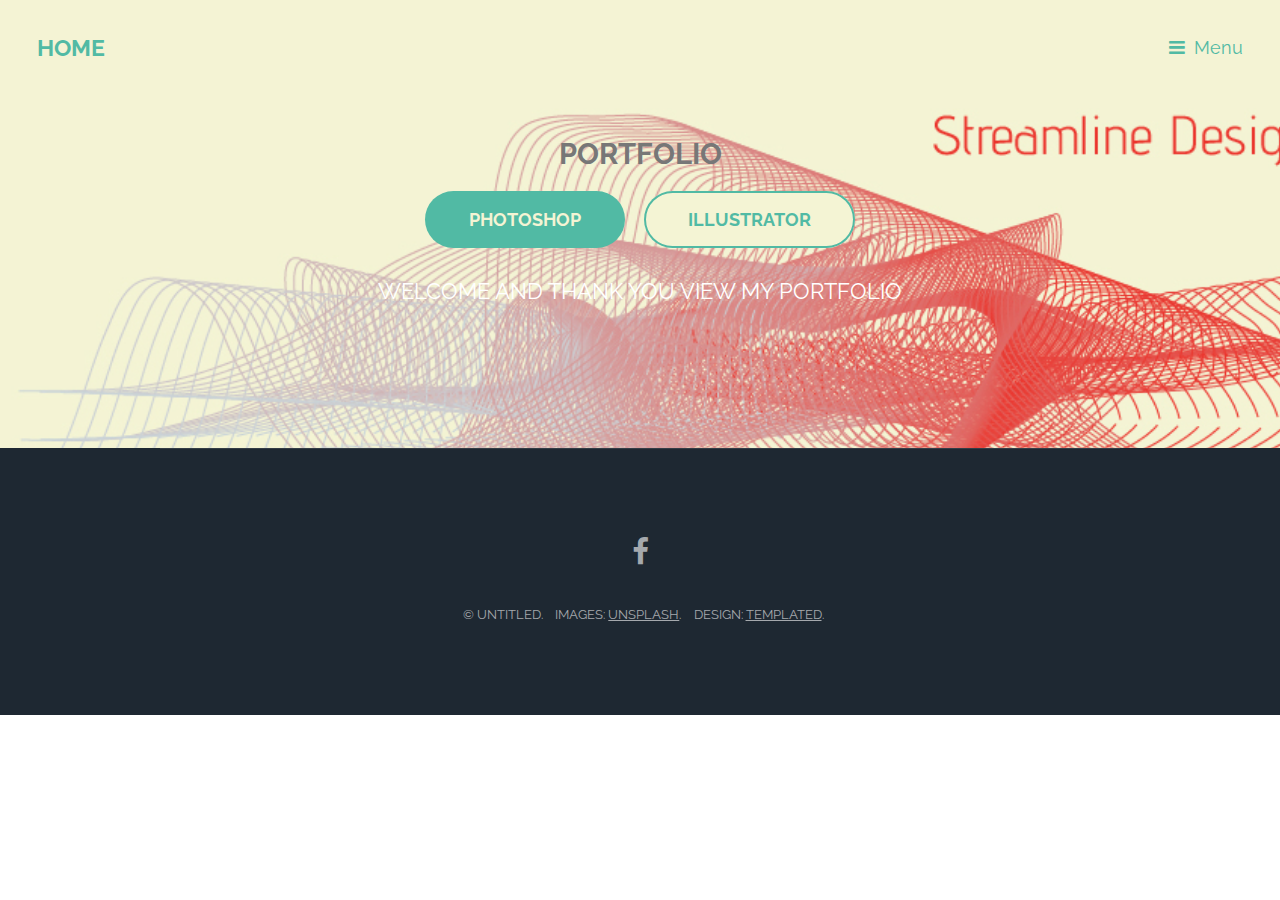
<file: index.html>
<!DOCTYPE HTML>
<!--
	Retrospect by TEMPLATED
	templated.co @templatedco
	Released for free under the Creative Commons Attribution 3.0 license (templated.co/license)
-->
<html>
	<head>
		<title>Portfolio</title>
		<meta charset="utf-8" />
		<meta name="viewport" content="width=device-width, initial-scale=1" />
		<!--[if lte IE 8]><script src="assets/js/ie/html5shiv.js"></script><![endif]-->
		<link rel="stylesheet" href="assets/css/main.css" />
		<!--[if lte IE 8]><link rel="stylesheet" href="assets/css/ie8.css" /><![endif]-->
		<!--[if lte IE 9]><link rel="stylesheet" href="assets/css/ie9.css" /><![endif]-->
	</head>
	<body class="landing">

		<!-- Header -->
			<header id="header" class="alt">
				<!--<h1><a href="index.html">Retrospect</a></h1>-->
				<h1><a href="index.html">Home</a></h1>
				<a href="#nav">Menu</a>
			</header>

		<!-- Nav -->
			<nav id="nav">
			<img src="images/i.png" alt="呂羿旻" />
			<p>呂羿旻</p>
				<ul class="links">
					<li><a href="index.html">Home</a></li>
					<li><a href="photoshop.html">Photoshop</a></li>
					<li><a href="illustrator.html">Illustrator</a></li>
				</ul>
			</nav>

		<!-- Banner -->
			<section id="banner">
				<!--<i class="icon fa-diamond"></i>-->
				<h2>Portfolio</h2>
				<ul class="actions">
					<li><a href="photoshop.html" class="button big special">Photoshop</a></li>
					<li><a href="illustrator.html" class="button big alt">Illustrator</a></li>
				</ul>
				
                <p>Welcome and thank you view my portfolio</p>				
			</section>

		<!-- One -->
			<!--<section id="one" class="wrapper style1">
				<div class="inner">
					<article class="feature left">
						<span class="image"><img src="images/pic01.jpg" alt="" /></span>
						<div class="content">
							<h2>Integer vitae libero acrisus egestas placerat  sollicitudin</h2>
							<p>Sed egestas, ante et vulputate volutpat, eros pede semper est, vitae luctus metus libero eu augue. Morbi purus libero, faucibus adipiscing, commodo quis, gravida id, est.</p>
							<ul class="actions">
								<li>
									<a href="#" class="button alt">More</a>
								</li>
							</ul>
						</div>
					</article>
					<article class="feature right">
						<span class="image"><img src="images/pic02.jpg" alt="" /></span>
						<div class="content">
							<h2>Integer vitae libero acrisus egestas placerat  sollicitudin</h2>
							<p>Sed egestas, ante et vulputate volutpat, eros pede semper est, vitae luctus metus libero eu augue. Morbi purus libero, faucibus adipiscing, commodo quis, gravida id, est.</p>
							<ul class="actions">
								<li>
									<a href="#" class="button alt">More</a>
								</li>
							</ul>
						</div>
					</article>
				</div>
			</section>-->

		<!-- Two -->
			<!--<section id="two" class="wrapper special">
				<div class="inner">
					<header class="major narrow">
						<h2>Aliquam Blandit Mauris</h2>
						<p>Ipsum dolor tempus commodo turpis adipiscing Tempor placerat sed amet accumsan</p>
					</header>
					<div class="image-grid">
						<a href="#" class="image"><img src="images/pic03.jpg" alt="" /></a>
						<a href="#" class="image"><img src="images/pic04.jpg" alt="" /></a>
						<a href="#" class="image"><img src="images/pic05.jpg" alt="" /></a>
						<a href="#" class="image"><img src="images/pic06.jpg" alt="" /></a>
						<a href="#" class="image"><img src="images/pic07.jpg" alt="" /></a>
						<a href="#" class="image"><img src="images/pic08.jpg" alt="" /></a>
						<a href="#" class="image"><img src="images/pic09.jpg" alt="" /></a>
						<a href="#" class="image"><img src="images/pic10.jpg" alt="" /></a>
					</div>
					<ul class="actions">
						<li><a href="#" class="button big alt">Tempus Aliquam</a></li>
					</ul>
				</div>
			</section>-->

		<!-- Three -->
			<!--<section id="three" class="wrapper style3 special">
				<div class="inner">
					<header class="major narrow	">
						<h2>Magna sed consequat tempus</h2>
						<p>Ipsum dolor tempus commodo turpis adipiscing Tempor placerat sed amet accumsan</p>
					</header>
					<ul class="actions">
						<li><a href="#" class="button big alt">Magna feugiat</a></li>
					</ul>
				</div>
			</section>-->

		<!-- Four -->
			<!--<section id="four" class="wrapper style2 special">
				<div class="inner">
					<header class="major narrow">
						<h2>Get in touch</h2>
						<p>Ipsum dolor tempus commodo adipiscing</p>
					</header>
					<form action="#" method="POST">
						<div class="container 75%">
							<div class="row uniform 50%">
								<div class="6u 12u$(xsmall)">
									<input name="name" placeholder="Name" type="text" />
								</div>
								<div class="6u$ 12u$(xsmall)">
									<input name="email" placeholder="Email" type="email" />
								</div>
								<div class="12u$">
									<textarea name="message" placeholder="Message" rows="4"></textarea>
								</div>
							</div>
						</div>
						<ul class="actions">
							<li><input type="submit" class="special" value="Submit" /></li>
							<li><input type="reset" class="alt" value="Reset" /></li>
						</ul>
					</form>
				</div>
			</section>-->

		<!-- Footer -->
			<footer id="footer">
				<div class="inner">
					<ul class="icons">
						<li><a href="https://www.facebook.com/profile.php?id=100002493452856" class="icon fa-facebook">
							<span class="label">Facebook</span>
						</a></li>
						<!--<li><a href="#" class="icon fa-twitter">
							<span class="label">Twitter</span>
						</a></li>-->
						<!--<li><a href="#" class="icon fa-instagram">
							<span class="label">Instagram</span>
						</a></li>-->
						<!--<li><a href="#" class="icon fa-linkedin">
							<span class="label">LinkedIn</span>
						</a></li>-->
					</ul>
					<ul class="copyright">
						<li>&copy; Untitled.</li>
						<li>Images: <a href="http://unsplash.com">Unsplash</a>.</li>
						<li>Design: <a href="http://templated.co">TEMPLATED</a>.</li>
					</ul>
				</div>
			</footer>

		<!-- Scripts -->
			<script src="assets/js/jquery.min.js"></script>
			<script src="assets/js/skel.min.js"></script>
			<script src="assets/js/util.js"></script>
			<!--[if lte IE 8]><script src="assets/js/ie/respond.min.js"></script><![endif]-->
			<script src="assets/js/main.js"></script>

	</body>
</html>
</file>
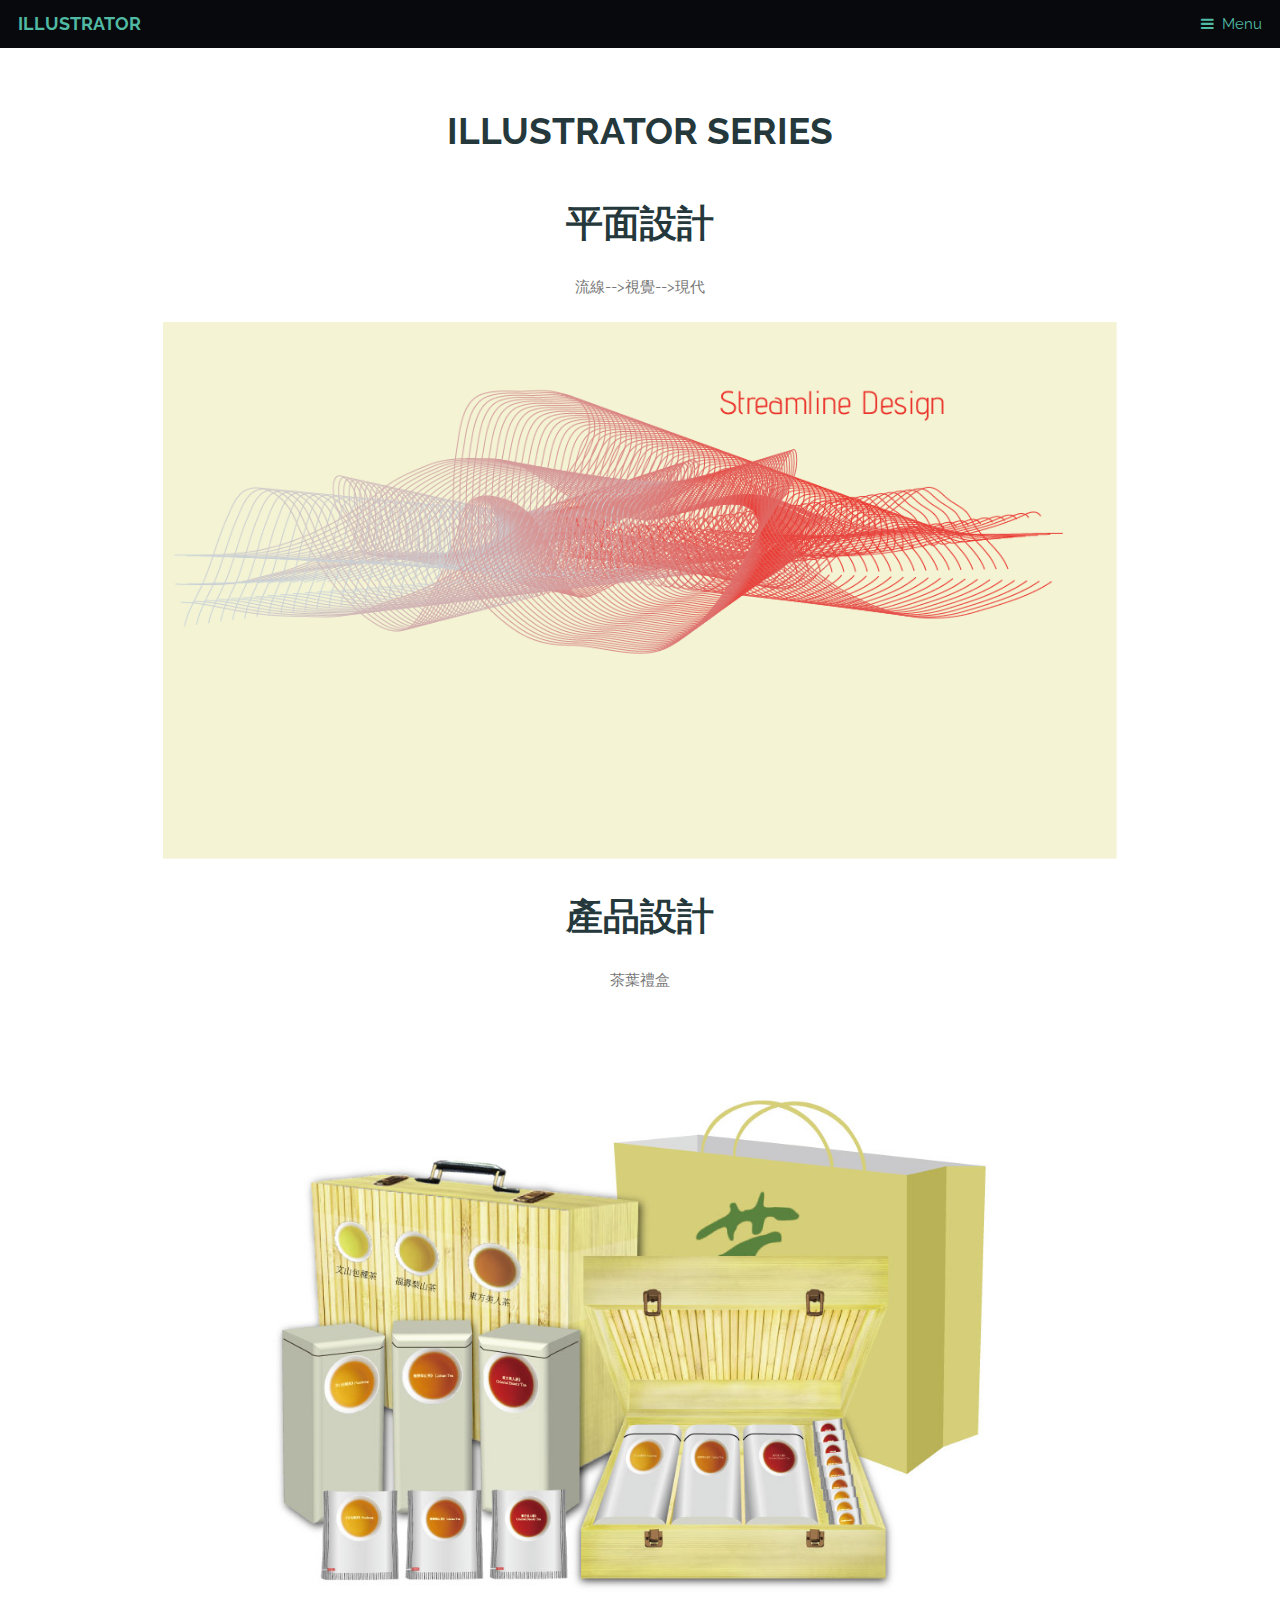
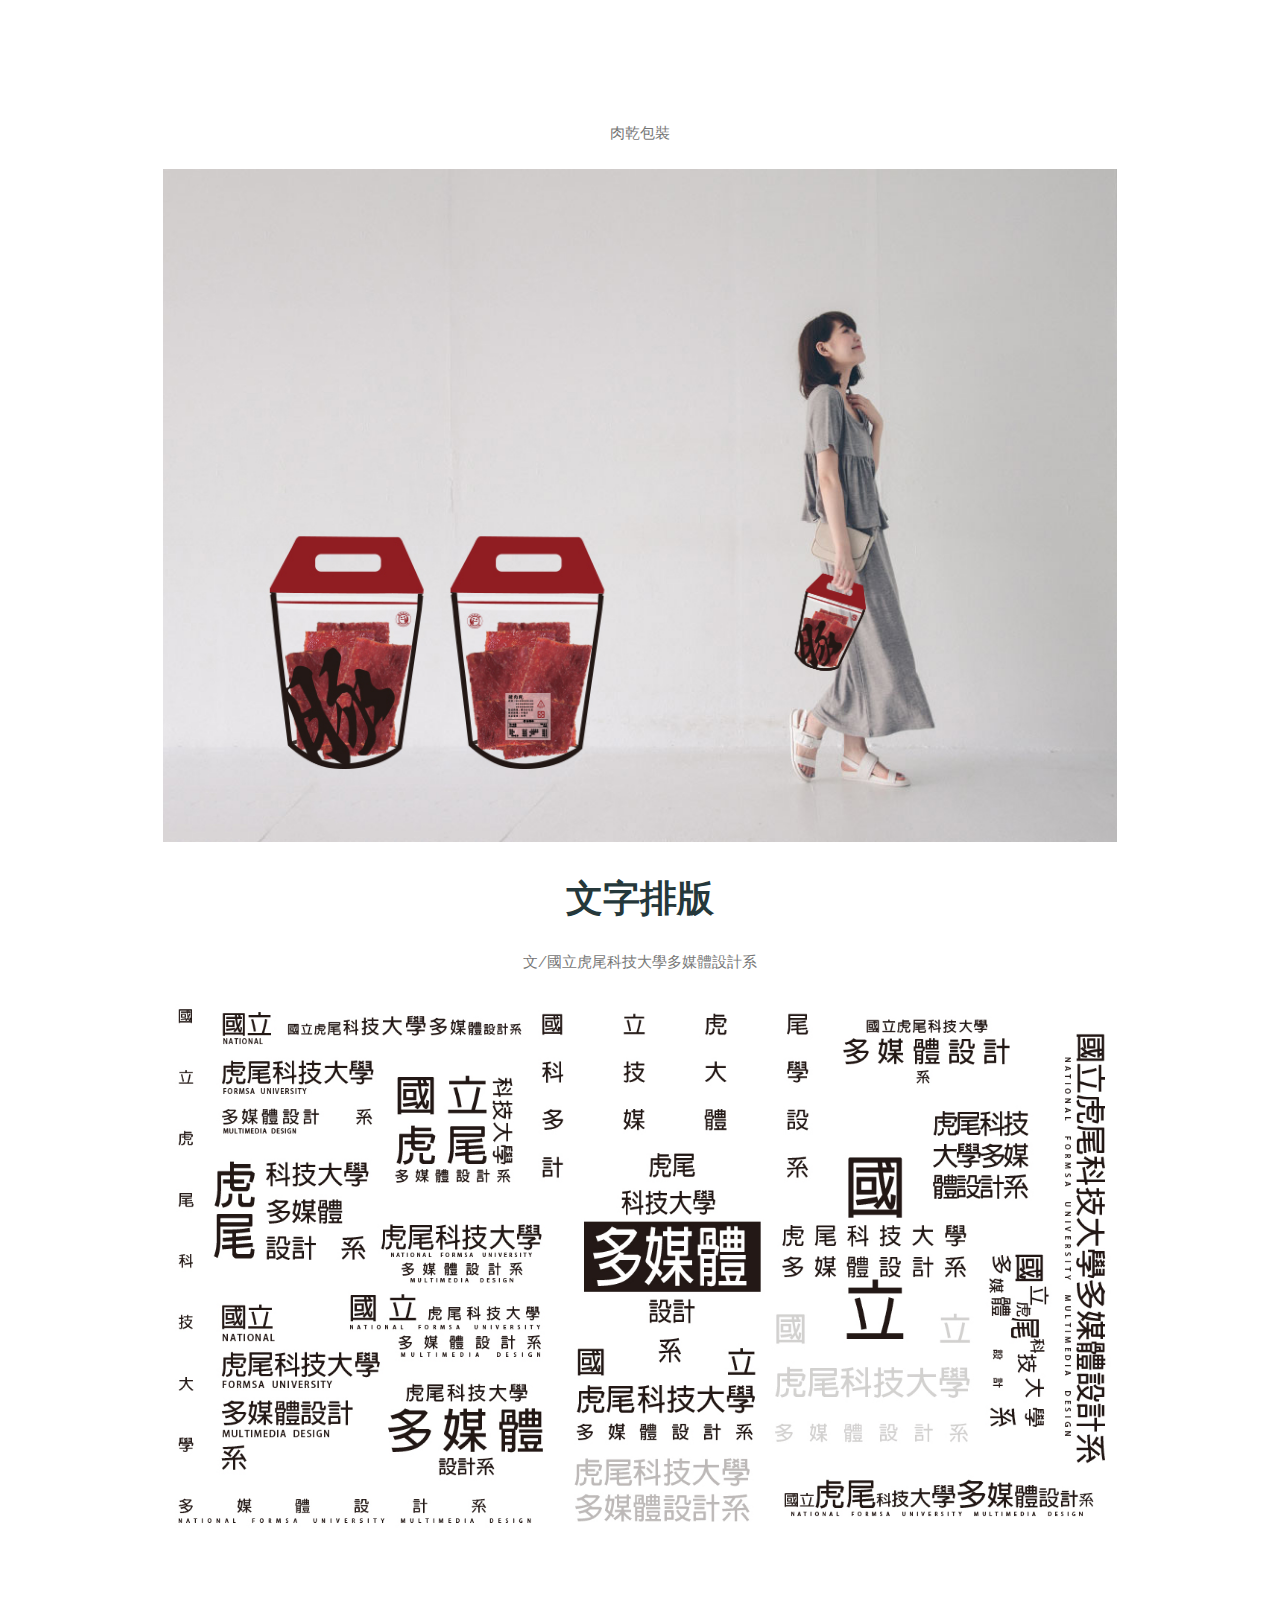
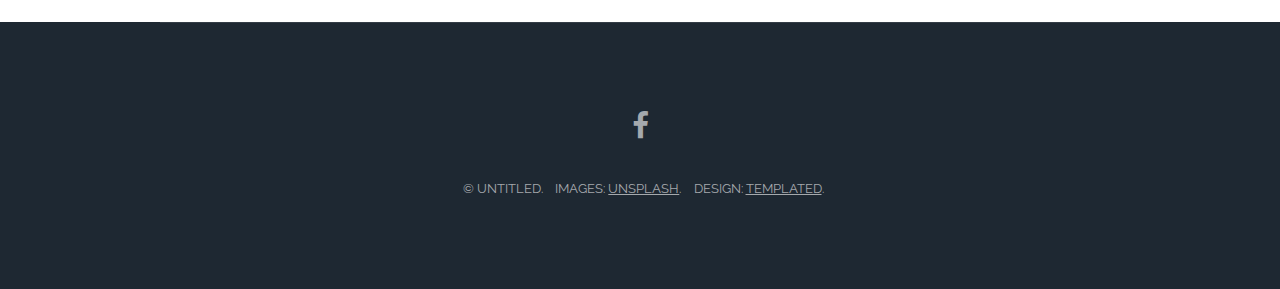
<file: illustrator.html>
<!DOCTYPE HTML>
<!--
	Retrospect by TEMPLATED
	templated.co @templatedco
	Released for free under the Creative Commons Attribution 3.0 license (templated.co/license)
-->
<html>
	<head>
		<title>Illustrator.html</title>
		<meta charset="utf-8" />
		<meta name="viewport" content="width=device-width, initial-scale=1" />
		<!--[if lte IE 8]><script src="assets/js/ie/html5shiv.js"></script><![endif]-->
		<link rel="stylesheet" href="assets/css/main.css" />
		<!--[if lte IE 8]><link rel="stylesheet" href="assets/css/ie8.css" /><![endif]-->
		<!--[if lte IE 9]><link rel="stylesheet" href="assets/css/ie9.css" /><![endif]-->
	</head>
	<body>

		<!-- Header -->
			<header id="header">
				<h1><a href="illustrator.html">Illustrator</a></h1>
				<a href="#nav">Menu</a>
			</header>

		<!-- Nav -->
			<nav id="nav">
			<img src="images/i.png" alt="呂羿旻" />
			<p>呂羿旻</p>
				<ul class="links">
					<li><a href="index.html">Home</a></li>
					<li><a href="photoshop.html">Photoshop</a></li>
					<li><a href="illustrator.html">Illustrator</a></li>
				</ul>
			</nav>

		<!-- Main -->
			<section id="main" class="wrapper">
				<div class="container">

					<header class="major special">
						<h2>Illustrator Series</h2>
						<!--<p>以下是由Photoshop製作完成的作品，作品包括照片合成及文字設計，歡迎參觀。</p>-->
					

					<h2>平面設計</h2>
					<p>流線-->視覺-->現代</p>
					<a href="#" class="image fit"><img src="images/banner.jpg" alt="" /></a>
					
					<h2>產品設計</h2>
					<p>茶葉禮盒</p>
					<a href="#" class="image fit"><img src="images/ai02.jpg" alt="" /></a>
					<p>肉乾包裝</p>
					<a href="#" class="image fit"><img src="images/ai03.jpg" alt="" /></a>
					
					<h2>文字排版</h2>
					<p>文/國立虎尾科技大學多媒體設計系</p>
					<a href="#" class="image fit"><img src="images/ai04.jpg" alt="" /></a>
					
                    </header>
				</div>
			</section>

		<!-- Footer -->
			<footer id="footer">
				<div class="inner">
					<ul class="icons">
						<li><a href="https://www.facebook.com/profile.php?id=100002493452856" class="icon fa-facebook">
							<span class="label">Facebook</span>
						</a></li>
						<!--<li><a href="#" class="icon fa-twitter">
							<span class="label">Twitter</span>
						</a></li>-->
						<!--<li><a href="#" class="icon fa-instagram">
							<span class="label">Instagram</span>
						</a></li>-->
						<!--<li><a href="#" class="icon fa-linkedin">
							<span class="label">LinkedIn</span>
						</a></li>-->
					</ul>
					<ul class="copyright">
						<li>&copy; Untitled.</li>
						<li>Images: <a href="http://unsplash.com">Unsplash</a>.</li>
						<li>Design: <a href="http://templated.co">TEMPLATED</a>.</li>
					</ul>
				</div>
			</footer>

		<!-- Scripts -->
			<script src="assets/js/jquery.min.js"></script>
			<script src="assets/js/skel.min.js"></script>
			<script src="assets/js/util.js"></script>
			<!--[if lte IE 8]><script src="assets/js/ie/respond.min.js"></script><![endif]-->
			<script src="assets/js/main.js"></script>

	</body>
</html>
</file>
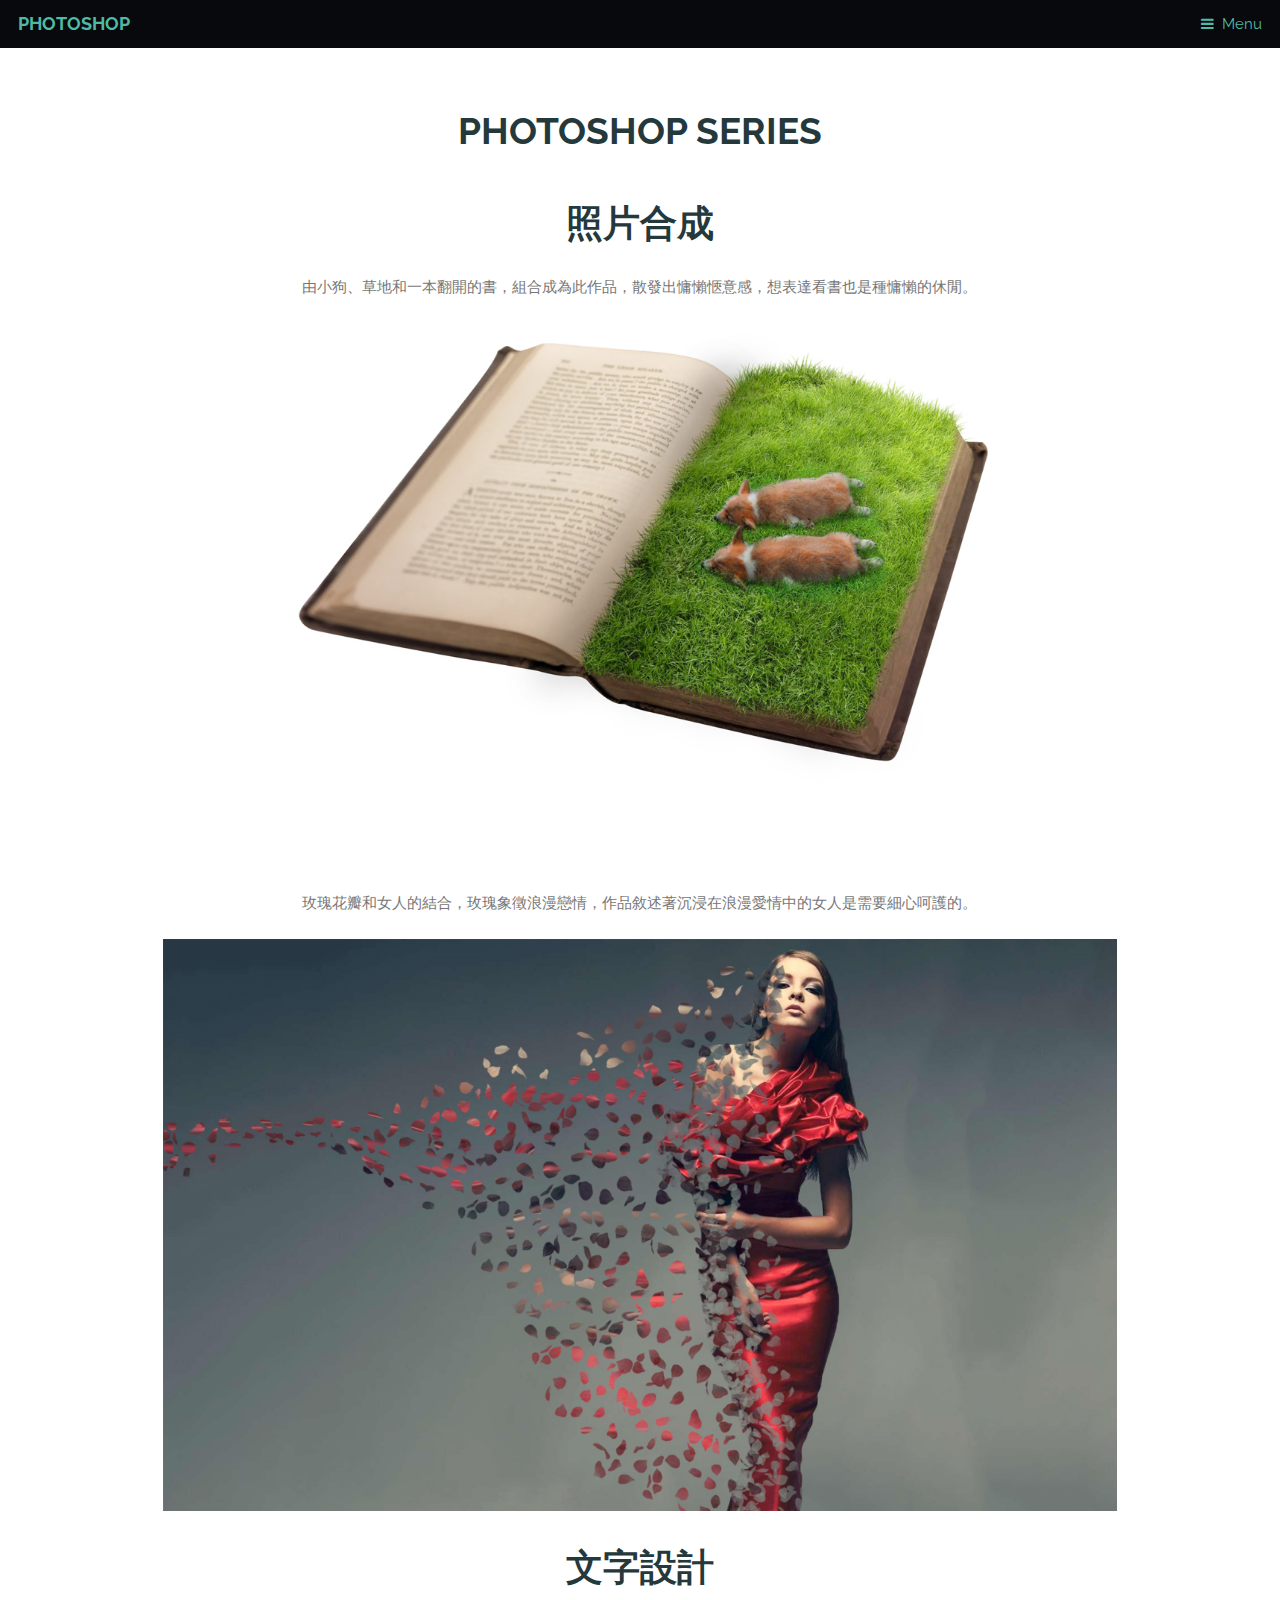
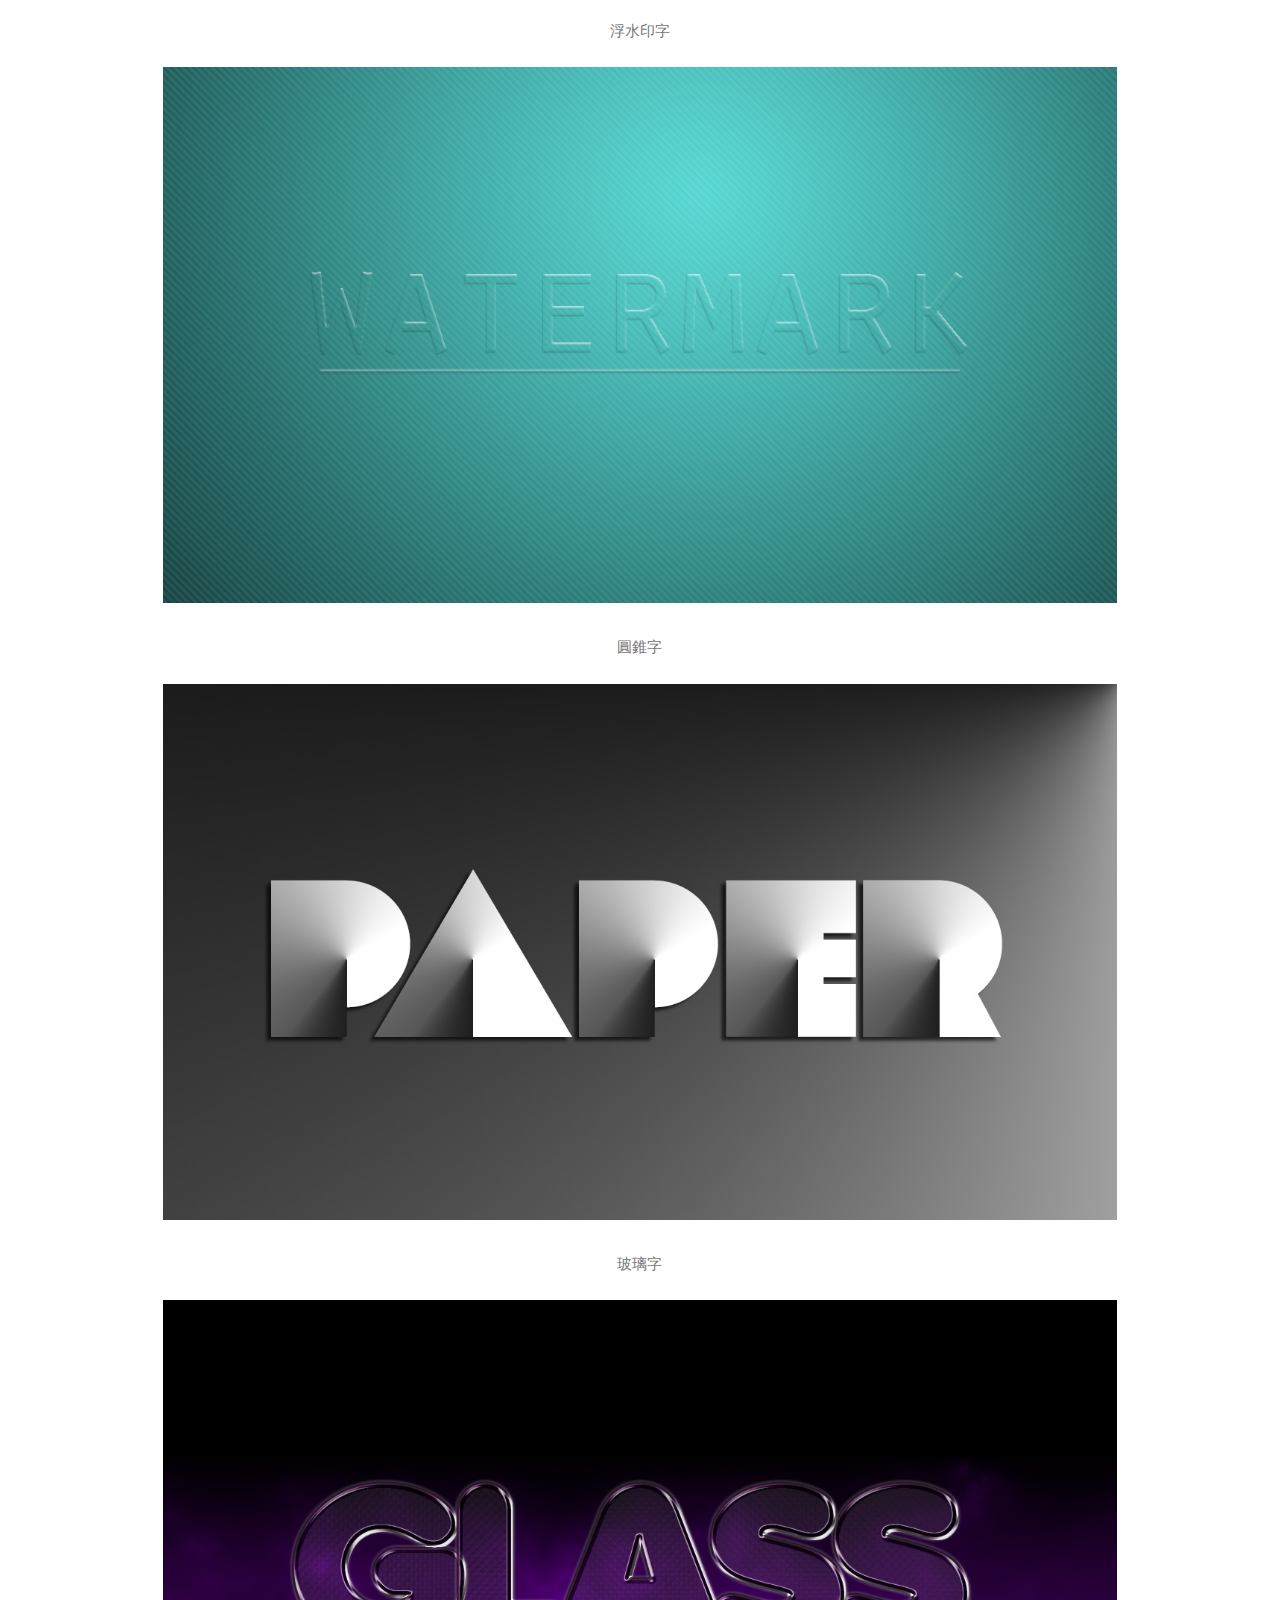
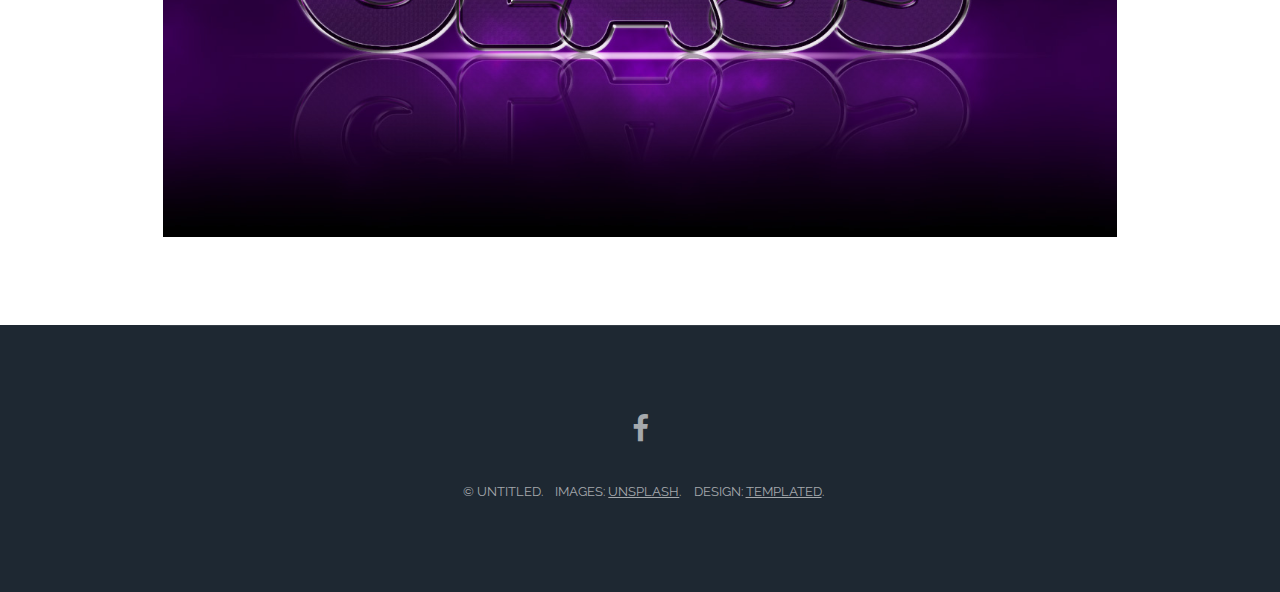
<file: photoshop.html>
<!DOCTYPE HTML>
<!--
	Retrospect by TEMPLATED
	templated.co @templatedco
	Released for free under the Creative Commons Attribution 3.0 license (templated.co/license)
-->
<html>
	<head>
		<title>Photoshop</title>
		<meta charset="utf-8" />
		<meta name="viewport" content="width=device-width, initial-scale=1" />
		<!--[if lte IE 8]><script src="assets/js/ie/html5shiv.js"></script><![endif]-->
		<link rel="stylesheet" href="assets/css/main.css" />
		<!--[if lte IE 8]><link rel="stylesheet" href="assets/css/ie8.css" /><![endif]-->
		<!--[if lte IE 9]><link rel="stylesheet" href="assets/css/ie9.css" /><![endif]-->
	</head>
	<body>

		<!-- Header -->
			<header id="header">
				<h1><a href="photoshop.html">Photoshop</a></h1>
				<a href="#nav">Menu</a>
			</header>

		<!-- Nav -->
			<nav id="nav">
			<img src="images/i.png" alt="呂羿旻" />
			<p>呂羿旻</p>
				<ul class="links">
					<li><a href="index.html">Home</a></li>
					<li><a href="photoshop.html">Photoshop</a></li>
					<li><a href="illustrator.html">Illustrator</a></li>
				</ul>
			</nav>

		<!-- Main -->
			<section id="main" class="wrapper">
				<div class="container">

					<header class="major special">
						<h2>Photoshop Series</h2>
						<!--<p>以下是由Photoshop製作完成的作品，作品包括照片合成及文字設計，歡迎參觀。</p>-->
					

					<h2>照片合成</h2>
					
					<p>由小狗、草地和一本翻開的書，組合成為此作品，散發出慵懶愜意感，想表達看書也是種慵懶的休閒。</p>
					<a href="#" class="image fit"><img src="images/ps01.jpg" alt="" /></a>
					
					<p>玫瑰花瓣和女人的結合，玫瑰象徵浪漫戀情，作品敘述著沉浸在浪漫愛情中的女人是需要細心呵護的。</p>
			        <a href="#" class="image fit"><img src="images/ps02.jpg" alt="" /></a>
					
					
					<h2>文字設計</h2>
					<p>浮水印字</p>
					<a href="#" class="image fit"><img src="images/ps03.jpg" alt="" /></a>
					
					<p>圓錐字</p>
					<a href="#" class="image fit"><img src="images/ps04.jpg" alt="" /></a>
					
					<p>玻璃字</p>
					<a href="#" class="image fit"><img src="images/ps05.jpg" alt="" /></a>
					
                    </header>
				</div>
			</section>

		<!-- Footer -->
			<footer id="footer">
				<div class="inner">
					<ul class="icons">
						<li><a href="https://www.facebook.com/profile.php?id=100002493452856" class="icon fa-facebook">
							<span class="label">Facebook</span>
						</a></li>
						<!--<li><a href="#" class="icon fa-twitter">
							<span class="label">Twitter</span>
						</a></li>-->
						<!--<li><a href="#" class="icon fa-instagram">
							<span class="label">Instagram</span>
						</a></li>-->
						<!--<li><a href="#" class="icon fa-linkedin">
							<span class="label">LinkedIn</span>
						</a></li>-->
					</ul>
					<ul class="copyright">
						<li>&copy; Untitled.</li>
						<li>Images: <a href="http://unsplash.com">Unsplash</a>.</li>
						<li>Design: <a href="http://templated.co">TEMPLATED</a>.</li>
					</ul>
				</div>
			</footer>

		<!-- Scripts -->
			<script src="assets/js/jquery.min.js"></script>
			<script src="assets/js/skel.min.js"></script>
			<script src="assets/js/util.js"></script>
			<!--[if lte IE 8]><script src="assets/js/ie/respond.min.js"></script><![endif]-->
			<script src="assets/js/main.js"></script>

	</body>
</html>
</file>
<file: assets/css/ie9.css>
/*
	Retrospect by TEMPLATED
	templated.co @templatedco
	Released for free under the Creative Commons Attribution 3.0 license (templated.co/license)
*/

/* Feature */

	.feature .image {
		width: 48%;
		float: left;
	}

	.feature .content {
		width: 52%;
		float: left;
	}

	.feature:after {
		content: '';
		display: block;
		clear: both;
	}
</file>
<file: assets/css/main.css>
@charset "UTF-8";
@import url(font-awesome.min.css);
@import url("https://fonts.googleapis.com/css?family=Raleway:400,500,700");

/*
	Retrospect by TEMPLATED
	templated.co @templatedco
	Released for free under the Creative Commons Attribution 3.0 license (templated.co/license)
*/

/* Reset */

	html, body, div, span, applet, object, iframe, h1, h2, h3, h4, h5, h6, p, blockquote, pre, a, abbr, acronym, address, big, cite, code, del, dfn, em, img, ins, kbd, q, s, samp, small, strike, strong, sub, sup, tt, var, b, u, i, center, dl, dt, dd, ol, ul, li, fieldset, form, label, legend, table, caption, tbody, tfoot, thead, tr, th, td, article, aside, canvas, details, embed, figure, figcaption, footer, header, hgroup, menu, nav, output, ruby, section, summary, time, mark, audio, video {
		margin: 0;
		padding: 0;
		border: 0;
		font-size: 100%;
		font: inherit;
		vertical-align: baseline;
	}

	article, aside, details, figcaption, figure, footer, header, hgroup, menu, nav, section {
		display: block;
	}

	body {
		line-height: 1;
	}

	ol, ul {
		list-style: none;
	}

	blockquote, q {
		quotes: none;
	}

	blockquote:before, blockquote:after, q:before, q:after {
		content: '';
		content: none;
	}

	table {
		border-collapse: collapse;
		border-spacing: 0;
	}

	body {
		-webkit-text-size-adjust: none;
	}

/* Box Model */

	*, *:before, *:after {
		-moz-box-sizing: border-box;
		-webkit-box-sizing: border-box;
		box-sizing: border-box;
	}

/* Containers */

	.container {
		margin-left: auto;
		margin-right: auto;
	}

	.container.\31 25\25 {
		width: 100%;
		max-width: 100em;
		min-width: 80em;
	}

	.container.\37 5\25 {
		width: 60em;
	}

	.container.\35 0\25 {
		width: 40em;
	}

	.container.\32 5\25 {
		width: 20em;
	}

	.container {
		width: 80em;
	}

	@media screen and (max-width: 1680px) {

		.container.\31 25\25 {
			width: 100%;
			max-width: 100em;
			min-width: 80em;
		}

		.container.\37 5\25 {
			width: 60em;
		}

		.container.\35 0\25 {
			width: 40em;
		}

		.container.\32 5\25 {
			width: 20em;
		}

		.container {
			width: 80em;
		}

	}

	@media screen and (max-width: 1280px) {

		.container.\31 25\25 {
			width: 100%;
			max-width: 81.25em;
			min-width: 65em;
		}

		.container.\37 5\25 {
			width: 48.75em;
		}

		.container.\35 0\25 {
			width: 32.5em;
		}

		.container.\32 5\25 {
			width: 16.25em;
		}

		.container {
			width: 65em;
		}

	}

	@media screen and (max-width: 980px) {

		.container.\31 25\25 {
			width: 100%;
			max-width: 112.5%;
			min-width: 90%;
		}

		.container.\37 5\25 {
			width: 67.5%;
		}

		.container.\35 0\25 {
			width: 45%;
		}

		.container.\32 5\25 {
			width: 22.5%;
		}

		.container {
			width: 90% !important;
		}

	}

	@media screen and (max-width: 736px) {

		.container.\31 25\25 {
			width: 100%;
			max-width: 112.5%;
			min-width: 90%;
		}

		.container.\37 5\25 {
			width: 67.5%;
		}

		.container.\35 0\25 {
			width: 45%;
		}

		.container.\32 5\25 {
			width: 22.5%;
		}

		.container {
			width: 90% !important;
		}

	}

	@media screen and (max-width: 480px) {

		.container.\31 25\25 {
			width: 100%;
			max-width: 112.5%;
			min-width: 90%;
		}

		.container.\37 5\25 {
			width: 67.5%;
		}

		.container.\35 0\25 {
			width: 45%;
		}

		.container.\32 5\25 {
			width: 22.5%;
		}

		.container {
			width: 90% !important;
		}

	}

/* Grid */

	.row {
		border-bottom: solid 1px transparent;
		-moz-box-sizing: border-box;
		-webkit-box-sizing: border-box;
		box-sizing: border-box;
	}

	.row > * {
		float: left;
		-moz-box-sizing: border-box;
		-webkit-box-sizing: border-box;
		box-sizing: border-box;
	}

	.row:after, .row:before {
		content: '';
		display: block;
		clear: both;
		height: 0;
	}

	.row.uniform > * > :first-child {
		margin-top: 0;
	}

	.row.uniform > * > :last-child {
		margin-bottom: 0;
	}

	.row.\30 \25 > * {
		padding: 0 0 0 0em;
	}

	.row.\30 \25 {
		margin: 0 0 -1px 0em;
	}

	.row.uniform.\30 \25 > * {
		padding: 0em 0 0 0em;
	}

	.row.uniform.\30 \25 {
		margin: 0em 0 -1px 0em;
	}

	.row > * {
		padding: 0 0 0 2em;
	}

	.row {
		margin: 0 0 -1px -2em;
	}

	.row.uniform > * {
		padding: 2em 0 0 2em;
	}

	.row.uniform {
		margin: -2em 0 -1px -2em;
	}

	.row.\32 00\25 > * {
		padding: 0 0 0 4em;
	}

	.row.\32 00\25 {
		margin: 0 0 -1px -4em;
	}

	.row.uniform.\32 00\25 > * {
		padding: 4em 0 0 4em;
	}

	.row.uniform.\32 00\25 {
		margin: -4em 0 -1px -4em;
	}

	.row.\31 50\25 > * {
		padding: 0 0 0 3em;
	}

	.row.\31 50\25 {
		margin: 0 0 -1px -3em;
	}

	.row.uniform.\31 50\25 > * {
		padding: 3em 0 0 3em;
	}

	.row.uniform.\31 50\25 {
		margin: -3em 0 -1px -3em;
	}

	.row.\35 0\25 > * {
		padding: 0 0 0 1em;
	}

	.row.\35 0\25 {
		margin: 0 0 -1px -1em;
	}

	.row.uniform.\35 0\25 > * {
		padding: 1em 0 0 1em;
	}

	.row.uniform.\35 0\25 {
		margin: -1em 0 -1px -1em;
	}

	.row.\32 5\25 > * {
		padding: 0 0 0 0.5em;
	}

	.row.\32 5\25 {
		margin: 0 0 -1px -0.5em;
	}

	.row.uniform.\32 5\25 > * {
		padding: 0.5em 0 0 0.5em;
	}

	.row.uniform.\32 5\25 {
		margin: -0.5em 0 -1px -0.5em;
	}

	.\31 2u, .\31 2u\24 {
		width: 100%;
		clear: none;
		margin-left: 0;
	}

	.\31 1u, .\31 1u\24 {
		width: 91.6666666667%;
		clear: none;
		margin-left: 0;
	}

	.\31 0u, .\31 0u\24 {
		width: 83.3333333333%;
		clear: none;
		margin-left: 0;
	}

	.\39 u, .\39 u\24 {
		width: 75%;
		clear: none;
		margin-left: 0;
	}

	.\38 u, .\38 u\24 {
		width: 66.6666666667%;
		clear: none;
		margin-left: 0;
	}

	.\37 u, .\37 u\24 {
		width: 58.3333333333%;
		clear: none;
		margin-left: 0;
	}

	.\36 u, .\36 u\24 {
		width: 50%;
		clear: none;
		margin-left: 0;
	}

	.\35 u, .\35 u\24 {
		width: 41.6666666667%;
		clear: none;
		margin-left: 0;
	}

	.\34 u, .\34 u\24 {
		width: 33.3333333333%;
		clear: none;
		margin-left: 0;
	}

	.\33 u, .\33 u\24 {
		width: 25%;
		clear: none;
		margin-left: 0;
	}

	.\32 u, .\32 u\24 {
		width: 16.6666666667%;
		clear: none;
		margin-left: 0;
	}

	.\31 u, .\31 u\24 {
		width: 8.3333333333%;
		clear: none;
		margin-left: 0;
	}

	.\31 2u\24 + *,
	.\31 1u\24 + *,
	.\31 0u\24 + *,
	.\39 u\24 + *,
	.\38 u\24 + *,
	.\37 u\24 + *,
	.\36 u\24 + *,
	.\35 u\24 + *,
	.\34 u\24 + *,
	.\33 u\24 + *,
	.\32 u\24 + *,
	.\31 u\24 + * {
		clear: left;
	}

	.\-11u {
		margin-left: 91.66667%;
	}

	.\-10u {
		margin-left: 83.33333%;
	}

	.\-9u {
		margin-left: 75%;
	}

	.\-8u {
		margin-left: 66.66667%;
	}

	.\-7u {
		margin-left: 58.33333%;
	}

	.\-6u {
		margin-left: 50%;
	}

	.\-5u {
		margin-left: 41.66667%;
	}

	.\-4u {
		margin-left: 33.33333%;
	}

	.\-3u {
		margin-left: 25%;
	}

	.\-2u {
		margin-left: 16.66667%;
	}

	.\-1u {
		margin-left: 8.33333%;
	}

	@media screen and (max-width: 1680px) {

		.row > * {
			padding: 0 0 0 2em;
		}

		.row {
			margin: 0 0 -1px -2em;
		}

		.row.uniform > * {
			padding: 2em 0 0 2em;
		}

		.row.uniform {
			margin: -2em 0 -1px -2em;
		}

		.row.\32 00\25 > * {
			padding: 0 0 0 4em;
		}

		.row.\32 00\25 {
			margin: 0 0 -1px -4em;
		}

		.row.uniform.\32 00\25 > * {
			padding: 4em 0 0 4em;
		}

		.row.uniform.\32 00\25 {
			margin: -4em 0 -1px -4em;
		}

		.row.\31 50\25 > * {
			padding: 0 0 0 3em;
		}

		.row.\31 50\25 {
			margin: 0 0 -1px -3em;
		}

		.row.uniform.\31 50\25 > * {
			padding: 3em 0 0 3em;
		}

		.row.uniform.\31 50\25 {
			margin: -3em 0 -1px -3em;
		}

		.row.\35 0\25 > * {
			padding: 0 0 0 1em;
		}

		.row.\35 0\25 {
			margin: 0 0 -1px -1em;
		}

		.row.uniform.\35 0\25 > * {
			padding: 1em 0 0 1em;
		}

		.row.uniform.\35 0\25 {
			margin: -1em 0 -1px -1em;
		}

		.row.\32 5\25 > * {
			padding: 0 0 0 0.5em;
		}

		.row.\32 5\25 {
			margin: 0 0 -1px -0.5em;
		}

		.row.uniform.\32 5\25 > * {
			padding: 0.5em 0 0 0.5em;
		}

		.row.uniform.\32 5\25 {
			margin: -0.5em 0 -1px -0.5em;
		}

		.\31 2u\28xlarge\29, .\31 2u\24\28xlarge\29 {
			width: 100%;
			clear: none;
			margin-left: 0;
		}

		.\31 1u\28xlarge\29, .\31 1u\24\28xlarge\29 {
			width: 91.6666666667%;
			clear: none;
			margin-left: 0;
		}

		.\31 0u\28xlarge\29, .\31 0u\24\28xlarge\29 {
			width: 83.3333333333%;
			clear: none;
			margin-left: 0;
		}

		.\39 u\28xlarge\29, .\39 u\24\28xlarge\29 {
			width: 75%;
			clear: none;
			margin-left: 0;
		}

		.\38 u\28xlarge\29, .\38 u\24\28xlarge\29 {
			width: 66.6666666667%;
			clear: none;
			margin-left: 0;
		}

		.\37 u\28xlarge\29, .\37 u\24\28xlarge\29 {
			width: 58.3333333333%;
			clear: none;
			margin-left: 0;
		}

		.\36 u\28xlarge\29, .\36 u\24\28xlarge\29 {
			width: 50%;
			clear: none;
			margin-left: 0;
		}

		.\35 u\28xlarge\29, .\35 u\24\28xlarge\29 {
			width: 41.6666666667%;
			clear: none;
			margin-left: 0;
		}

		.\34 u\28xlarge\29, .\34 u\24\28xlarge\29 {
			width: 33.3333333333%;
			clear: none;
			margin-left: 0;
		}

		.\33 u\28xlarge\29, .\33 u\24\28xlarge\29 {
			width: 25%;
			clear: none;
			margin-left: 0;
		}

		.\32 u\28xlarge\29, .\32 u\24\28xlarge\29 {
			width: 16.6666666667%;
			clear: none;
			margin-left: 0;
		}

		.\31 u\28xlarge\29, .\31 u\24\28xlarge\29 {
			width: 8.3333333333%;
			clear: none;
			margin-left: 0;
		}

		.\31 2u\24\28xlarge\29 + *,
		.\31 1u\24\28xlarge\29 + *,
		.\31 0u\24\28xlarge\29 + *,
		.\39 u\24\28xlarge\29 + *,
		.\38 u\24\28xlarge\29 + *,
		.\37 u\24\28xlarge\29 + *,
		.\36 u\24\28xlarge\29 + *,
		.\35 u\24\28xlarge\29 + *,
		.\34 u\24\28xlarge\29 + *,
		.\33 u\24\28xlarge\29 + *,
		.\32 u\24\28xlarge\29 + *,
		.\31 u\24\28xlarge\29 + * {
			clear: left;
		}

		.\-11u\28xlarge\29 {
			margin-left: 91.66667%;
		}

		.\-10u\28xlarge\29 {
			margin-left: 83.33333%;
		}

		.\-9u\28xlarge\29 {
			margin-left: 75%;
		}

		.\-8u\28xlarge\29 {
			margin-left: 66.66667%;
		}

		.\-7u\28xlarge\29 {
			margin-left: 58.33333%;
		}

		.\-6u\28xlarge\29 {
			margin-left: 50%;
		}

		.\-5u\28xlarge\29 {
			margin-left: 41.66667%;
		}

		.\-4u\28xlarge\29 {
			margin-left: 33.33333%;
		}

		.\-3u\28xlarge\29 {
			margin-left: 25%;
		}

		.\-2u\28xlarge\29 {
			margin-left: 16.66667%;
		}

		.\-1u\28xlarge\29 {
			margin-left: 8.33333%;
		}

	}

	@media screen and (max-width: 1280px) {

		.row > * {
			padding: 0 0 0 1.5em;
		}

		.row {
			margin: 0 0 -1px -1.5em;
		}

		.row.uniform > * {
			padding: 1.5em 0 0 1.5em;
		}

		.row.uniform {
			margin: -1.5em 0 -1px -1.5em;
		}

		.row.\32 00\25 > * {
			padding: 0 0 0 3em;
		}

		.row.\32 00\25 {
			margin: 0 0 -1px -3em;
		}

		.row.uniform.\32 00\25 > * {
			padding: 3em 0 0 3em;
		}

		.row.uniform.\32 00\25 {
			margin: -3em 0 -1px -3em;
		}

		.row.\31 50\25 > * {
			padding: 0 0 0 2.25em;
		}

		.row.\31 50\25 {
			margin: 0 0 -1px -2.25em;
		}

		.row.uniform.\31 50\25 > * {
			padding: 2.25em 0 0 2.25em;
		}

		.row.uniform.\31 50\25 {
			margin: -2.25em 0 -1px -2.25em;
		}

		.row.\35 0\25 > * {
			padding: 0 0 0 0.75em;
		}

		.row.\35 0\25 {
			margin: 0 0 -1px -0.75em;
		}

		.row.uniform.\35 0\25 > * {
			padding: 0.75em 0 0 0.75em;
		}

		.row.uniform.\35 0\25 {
			margin: -0.75em 0 -1px -0.75em;
		}

		.row.\32 5\25 > * {
			padding: 0 0 0 0.375em;
		}

		.row.\32 5\25 {
			margin: 0 0 -1px -0.375em;
		}

		.row.uniform.\32 5\25 > * {
			padding: 0.375em 0 0 0.375em;
		}

		.row.uniform.\32 5\25 {
			margin: -0.375em 0 -1px -0.375em;
		}

		.\31 2u\28large\29, .\31 2u\24\28large\29 {
			width: 100%;
			clear: none;
			margin-left: 0;
		}

		.\31 1u\28large\29, .\31 1u\24\28large\29 {
			width: 91.6666666667%;
			clear: none;
			margin-left: 0;
		}

		.\31 0u\28large\29, .\31 0u\24\28large\29 {
			width: 83.3333333333%;
			clear: none;
			margin-left: 0;
		}

		.\39 u\28large\29, .\39 u\24\28large\29 {
			width: 75%;
			clear: none;
			margin-left: 0;
		}

		.\38 u\28large\29, .\38 u\24\28large\29 {
			width: 66.6666666667%;
			clear: none;
			margin-left: 0;
		}

		.\37 u\28large\29, .\37 u\24\28large\29 {
			width: 58.3333333333%;
			clear: none;
			margin-left: 0;
		}

		.\36 u\28large\29, .\36 u\24\28large\29 {
			width: 50%;
			clear: none;
			margin-left: 0;
		}

		.\35 u\28large\29, .\35 u\24\28large\29 {
			width: 41.6666666667%;
			clear: none;
			margin-left: 0;
		}

		.\34 u\28large\29, .\34 u\24\28large\29 {
			width: 33.3333333333%;
			clear: none;
			margin-left: 0;
		}

		.\33 u\28large\29, .\33 u\24\28large\29 {
			width: 25%;
			clear: none;
			margin-left: 0;
		}

		.\32 u\28large\29, .\32 u\24\28large\29 {
			width: 16.6666666667%;
			clear: none;
			margin-left: 0;
		}

		.\31 u\28large\29, .\31 u\24\28large\29 {
			width: 8.3333333333%;
			clear: none;
			margin-left: 0;
		}

		.\31 2u\24\28large\29 + *,
		.\31 1u\24\28large\29 + *,
		.\31 0u\24\28large\29 + *,
		.\39 u\24\28large\29 + *,
		.\38 u\24\28large\29 + *,
		.\37 u\24\28large\29 + *,
		.\36 u\24\28large\29 + *,
		.\35 u\24\28large\29 + *,
		.\34 u\24\28large\29 + *,
		.\33 u\24\28large\29 + *,
		.\32 u\24\28large\29 + *,
		.\31 u\24\28large\29 + * {
			clear: left;
		}

		.\-11u\28large\29 {
			margin-left: 91.66667%;
		}

		.\-10u\28large\29 {
			margin-left: 83.33333%;
		}

		.\-9u\28large\29 {
			margin-left: 75%;
		}

		.\-8u\28large\29 {
			margin-left: 66.66667%;
		}

		.\-7u\28large\29 {
			margin-left: 58.33333%;
		}

		.\-6u\28large\29 {
			margin-left: 50%;
		}

		.\-5u\28large\29 {
			margin-left: 41.66667%;
		}

		.\-4u\28large\29 {
			margin-left: 33.33333%;
		}

		.\-3u\28large\29 {
			margin-left: 25%;
		}

		.\-2u\28large\29 {
			margin-left: 16.66667%;
		}

		.\-1u\28large\29 {
			margin-left: 8.33333%;
		}

	}

	@media screen and (max-width: 980px) {

		.row > * {
			padding: 0 0 0 1.5em;
		}

		.row {
			margin: 0 0 -1px -1.5em;
		}

		.row.uniform > * {
			padding: 1.5em 0 0 1.5em;
		}

		.row.uniform {
			margin: -1.5em 0 -1px -1.5em;
		}

		.row.\32 00\25 > * {
			padding: 0 0 0 3em;
		}

		.row.\32 00\25 {
			margin: 0 0 -1px -3em;
		}

		.row.uniform.\32 00\25 > * {
			padding: 3em 0 0 3em;
		}

		.row.uniform.\32 00\25 {
			margin: -3em 0 -1px -3em;
		}

		.row.\31 50\25 > * {
			padding: 0 0 0 2.25em;
		}

		.row.\31 50\25 {
			margin: 0 0 -1px -2.25em;
		}

		.row.uniform.\31 50\25 > * {
			padding: 2.25em 0 0 2.25em;
		}

		.row.uniform.\31 50\25 {
			margin: -2.25em 0 -1px -2.25em;
		}

		.row.\35 0\25 > * {
			padding: 0 0 0 0.75em;
		}

		.row.\35 0\25 {
			margin: 0 0 -1px -0.75em;
		}

		.row.uniform.\35 0\25 > * {
			padding: 0.75em 0 0 0.75em;
		}

		.row.uniform.\35 0\25 {
			margin: -0.75em 0 -1px -0.75em;
		}

		.row.\32 5\25 > * {
			padding: 0 0 0 0.375em;
		}

		.row.\32 5\25 {
			margin: 0 0 -1px -0.375em;
		}

		.row.uniform.\32 5\25 > * {
			padding: 0.375em 0 0 0.375em;
		}

		.row.uniform.\32 5\25 {
			margin: -0.375em 0 -1px -0.375em;
		}

		.\31 2u\28medium\29, .\31 2u\24\28medium\29 {
			width: 100%;
			clear: none;
			margin-left: 0;
		}

		.\31 1u\28medium\29, .\31 1u\24\28medium\29 {
			width: 91.6666666667%;
			clear: none;
			margin-left: 0;
		}

		.\31 0u\28medium\29, .\31 0u\24\28medium\29 {
			width: 83.3333333333%;
			clear: none;
			margin-left: 0;
		}

		.\39 u\28medium\29, .\39 u\24\28medium\29 {
			width: 75%;
			clear: none;
			margin-left: 0;
		}

		.\38 u\28medium\29, .\38 u\24\28medium\29 {
			width: 66.6666666667%;
			clear: none;
			margin-left: 0;
		}

		.\37 u\28medium\29, .\37 u\24\28medium\29 {
			width: 58.3333333333%;
			clear: none;
			margin-left: 0;
		}

		.\36 u\28medium\29, .\36 u\24\28medium\29 {
			width: 50%;
			clear: none;
			margin-left: 0;
		}

		.\35 u\28medium\29, .\35 u\24\28medium\29 {
			width: 41.6666666667%;
			clear: none;
			margin-left: 0;
		}

		.\34 u\28medium\29, .\34 u\24\28medium\29 {
			width: 33.3333333333%;
			clear: none;
			margin-left: 0;
		}

		.\33 u\28medium\29, .\33 u\24\28medium\29 {
			width: 25%;
			clear: none;
			margin-left: 0;
		}

		.\32 u\28medium\29, .\32 u\24\28medium\29 {
			width: 16.6666666667%;
			clear: none;
			margin-left: 0;
		}

		.\31 u\28medium\29, .\31 u\24\28medium\29 {
			width: 8.3333333333%;
			clear: none;
			margin-left: 0;
		}

		.\31 2u\24\28medium\29 + *,
		.\31 1u\24\28medium\29 + *,
		.\31 0u\24\28medium\29 + *,
		.\39 u\24\28medium\29 + *,
		.\38 u\24\28medium\29 + *,
		.\37 u\24\28medium\29 + *,
		.\36 u\24\28medium\29 + *,
		.\35 u\24\28medium\29 + *,
		.\34 u\24\28medium\29 + *,
		.\33 u\24\28medium\29 + *,
		.\32 u\24\28medium\29 + *,
		.\31 u\24\28medium\29 + * {
			clear: left;
		}

		.\-11u\28medium\29 {
			margin-left: 91.66667%;
		}

		.\-10u\28medium\29 {
			margin-left: 83.33333%;
		}

		.\-9u\28medium\29 {
			margin-left: 75%;
		}

		.\-8u\28medium\29 {
			margin-left: 66.66667%;
		}

		.\-7u\28medium\29 {
			margin-left: 58.33333%;
		}

		.\-6u\28medium\29 {
			margin-left: 50%;
		}

		.\-5u\28medium\29 {
			margin-left: 41.66667%;
		}

		.\-4u\28medium\29 {
			margin-left: 33.33333%;
		}

		.\-3u\28medium\29 {
			margin-left: 25%;
		}

		.\-2u\28medium\29 {
			margin-left: 16.66667%;
		}

		.\-1u\28medium\29 {
			margin-left: 8.33333%;
		}

	}

	@media screen and (max-width: 736px) {

		.row > * {
			padding: 0 0 0 1.25em;
		}

		.row {
			margin: 0 0 -1px -1.25em;
		}

		.row.uniform > * {
			padding: 1.25em 0 0 1.25em;
		}

		.row.uniform {
			margin: -1.25em 0 -1px -1.25em;
		}

		.row.\32 00\25 > * {
			padding: 0 0 0 2.5em;
		}

		.row.\32 00\25 {
			margin: 0 0 -1px -2.5em;
		}

		.row.uniform.\32 00\25 > * {
			padding: 2.5em 0 0 2.5em;
		}

		.row.uniform.\32 00\25 {
			margin: -2.5em 0 -1px -2.5em;
		}

		.row.\31 50\25 > * {
			padding: 0 0 0 1.875em;
		}

		.row.\31 50\25 {
			margin: 0 0 -1px -1.875em;
		}

		.row.uniform.\31 50\25 > * {
			padding: 1.875em 0 0 1.875em;
		}

		.row.uniform.\31 50\25 {
			margin: -1.875em 0 -1px -1.875em;
		}

		.row.\35 0\25 > * {
			padding: 0 0 0 0.625em;
		}

		.row.\35 0\25 {
			margin: 0 0 -1px -0.625em;
		}

		.row.uniform.\35 0\25 > * {
			padding: 0.625em 0 0 0.625em;
		}

		.row.uniform.\35 0\25 {
			margin: -0.625em 0 -1px -0.625em;
		}

		.row.\32 5\25 > * {
			padding: 0 0 0 0.3125em;
		}

		.row.\32 5\25 {
			margin: 0 0 -1px -0.3125em;
		}

		.row.uniform.\32 5\25 > * {
			padding: 0.3125em 0 0 0.3125em;
		}

		.row.uniform.\32 5\25 {
			margin: -0.3125em 0 -1px -0.3125em;
		}

		.\31 2u\28small\29, .\31 2u\24\28small\29 {
			width: 100%;
			clear: none;
			margin-left: 0;
		}

		.\31 1u\28small\29, .\31 1u\24\28small\29 {
			width: 91.6666666667%;
			clear: none;
			margin-left: 0;
		}

		.\31 0u\28small\29, .\31 0u\24\28small\29 {
			width: 83.3333333333%;
			clear: none;
			margin-left: 0;
		}

		.\39 u\28small\29, .\39 u\24\28small\29 {
			width: 75%;
			clear: none;
			margin-left: 0;
		}

		.\38 u\28small\29, .\38 u\24\28small\29 {
			width: 66.6666666667%;
			clear: none;
			margin-left: 0;
		}

		.\37 u\28small\29, .\37 u\24\28small\29 {
			width: 58.3333333333%;
			clear: none;
			margin-left: 0;
		}

		.\36 u\28small\29, .\36 u\24\28small\29 {
			width: 50%;
			clear: none;
			margin-left: 0;
		}

		.\35 u\28small\29, .\35 u\24\28small\29 {
			width: 41.6666666667%;
			clear: none;
			margin-left: 0;
		}

		.\34 u\28small\29, .\34 u\24\28small\29 {
			width: 33.3333333333%;
			clear: none;
			margin-left: 0;
		}

		.\33 u\28small\29, .\33 u\24\28small\29 {
			width: 25%;
			clear: none;
			margin-left: 0;
		}

		.\32 u\28small\29, .\32 u\24\28small\29 {
			width: 16.6666666667%;
			clear: none;
			margin-left: 0;
		}

		.\31 u\28small\29, .\31 u\24\28small\29 {
			width: 8.3333333333%;
			clear: none;
			margin-left: 0;
		}

		.\31 2u\24\28small\29 + *,
		.\31 1u\24\28small\29 + *,
		.\31 0u\24\28small\29 + *,
		.\39 u\24\28small\29 + *,
		.\38 u\24\28small\29 + *,
		.\37 u\24\28small\29 + *,
		.\36 u\24\28small\29 + *,
		.\35 u\24\28small\29 + *,
		.\34 u\24\28small\29 + *,
		.\33 u\24\28small\29 + *,
		.\32 u\24\28small\29 + *,
		.\31 u\24\28small\29 + * {
			clear: left;
		}

		.\-11u\28small\29 {
			margin-left: 91.66667%;
		}

		.\-10u\28small\29 {
			margin-left: 83.33333%;
		}

		.\-9u\28small\29 {
			margin-left: 75%;
		}

		.\-8u\28small\29 {
			margin-left: 66.66667%;
		}

		.\-7u\28small\29 {
			margin-left: 58.33333%;
		}

		.\-6u\28small\29 {
			margin-left: 50%;
		}

		.\-5u\28small\29 {
			margin-left: 41.66667%;
		}

		.\-4u\28small\29 {
			margin-left: 33.33333%;
		}

		.\-3u\28small\29 {
			margin-left: 25%;
		}

		.\-2u\28small\29 {
			margin-left: 16.66667%;
		}

		.\-1u\28small\29 {
			margin-left: 8.33333%;
		}

	}

	@media screen and (max-width: 480px) {

		.row > * {
			padding: 0 0 0 1.25em;
		}

		.row {
			margin: 0 0 -1px -1.25em;
		}

		.row.uniform > * {
			padding: 1.25em 0 0 1.25em;
		}

		.row.uniform {
			margin: -1.25em 0 -1px -1.25em;
		}

		.row.\32 00\25 > * {
			padding: 0 0 0 2.5em;
		}

		.row.\32 00\25 {
			margin: 0 0 -1px -2.5em;
		}

		.row.uniform.\32 00\25 > * {
			padding: 2.5em 0 0 2.5em;
		}

		.row.uniform.\32 00\25 {
			margin: -2.5em 0 -1px -2.5em;
		}

		.row.\31 50\25 > * {
			padding: 0 0 0 1.875em;
		}

		.row.\31 50\25 {
			margin: 0 0 -1px -1.875em;
		}

		.row.uniform.\31 50\25 > * {
			padding: 1.875em 0 0 1.875em;
		}

		.row.uniform.\31 50\25 {
			margin: -1.875em 0 -1px -1.875em;
		}

		.row.\35 0\25 > * {
			padding: 0 0 0 0.625em;
		}

		.row.\35 0\25 {
			margin: 0 0 -1px -0.625em;
		}

		.row.uniform.\35 0\25 > * {
			padding: 0.625em 0 0 0.625em;
		}

		.row.uniform.\35 0\25 {
			margin: -0.625em 0 -1px -0.625em;
		}

		.row.\32 5\25 > * {
			padding: 0 0 0 0.3125em;
		}

		.row.\32 5\25 {
			margin: 0 0 -1px -0.3125em;
		}

		.row.uniform.\32 5\25 > * {
			padding: 0.3125em 0 0 0.3125em;
		}

		.row.uniform.\32 5\25 {
			margin: -0.3125em 0 -1px -0.3125em;
		}

		.\31 2u\28xsmall\29, .\31 2u\24\28xsmall\29 {
			width: 100%;
			clear: none;
			margin-left: 0;
		}

		.\31 1u\28xsmall\29, .\31 1u\24\28xsmall\29 {
			width: 91.6666666667%;
			clear: none;
			margin-left: 0;
		}

		.\31 0u\28xsmall\29, .\31 0u\24\28xsmall\29 {
			width: 83.3333333333%;
			clear: none;
			margin-left: 0;
		}

		.\39 u\28xsmall\29, .\39 u\24\28xsmall\29 {
			width: 75%;
			clear: none;
			margin-left: 0;
		}

		.\38 u\28xsmall\29, .\38 u\24\28xsmall\29 {
			width: 66.6666666667%;
			clear: none;
			margin-left: 0;
		}

		.\37 u\28xsmall\29, .\37 u\24\28xsmall\29 {
			width: 58.3333333333%;
			clear: none;
			margin-left: 0;
		}

		.\36 u\28xsmall\29, .\36 u\24\28xsmall\29 {
			width: 50%;
			clear: none;
			margin-left: 0;
		}

		.\35 u\28xsmall\29, .\35 u\24\28xsmall\29 {
			width: 41.6666666667%;
			clear: none;
			margin-left: 0;
		}

		.\34 u\28xsmall\29, .\34 u\24\28xsmall\29 {
			width: 33.3333333333%;
			clear: none;
			margin-left: 0;
		}

		.\33 u\28xsmall\29, .\33 u\24\28xsmall\29 {
			width: 25%;
			clear: none;
			margin-left: 0;
		}

		.\32 u\28xsmall\29, .\32 u\24\28xsmall\29 {
			width: 16.6666666667%;
			clear: none;
			margin-left: 0;
		}

		.\31 u\28xsmall\29, .\31 u\24\28xsmall\29 {
			width: 8.3333333333%;
			clear: none;
			margin-left: 0;
		}

		.\31 2u\24\28xsmall\29 + *,
		.\31 1u\24\28xsmall\29 + *,
		.\31 0u\24\28xsmall\29 + *,
		.\39 u\24\28xsmall\29 + *,
		.\38 u\24\28xsmall\29 + *,
		.\37 u\24\28xsmall\29 + *,
		.\36 u\24\28xsmall\29 + *,
		.\35 u\24\28xsmall\29 + *,
		.\34 u\24\28xsmall\29 + *,
		.\33 u\24\28xsmall\29 + *,
		.\32 u\24\28xsmall\29 + *,
		.\31 u\24\28xsmall\29 + * {
			clear: left;
		}

		.\-11u\28xsmall\29 {
			margin-left: 91.66667%;
		}

		.\-10u\28xsmall\29 {
			margin-left: 83.33333%;
		}

		.\-9u\28xsmall\29 {
			margin-left: 75%;
		}

		.\-8u\28xsmall\29 {
			margin-left: 66.66667%;
		}

		.\-7u\28xsmall\29 {
			margin-left: 58.33333%;
		}

		.\-6u\28xsmall\29 {
			margin-left: 50%;
		}

		.\-5u\28xsmall\29 {
			margin-left: 41.66667%;
		}

		.\-4u\28xsmall\29 {
			margin-left: 33.33333%;
		}

		.\-3u\28xsmall\29 {
			margin-left: 25%;
		}

		.\-2u\28xsmall\29 {
			margin-left: 16.66667%;
		}

		.\-1u\28xsmall\29 {
			margin-left: 8.33333%;
		}

	}

/* Basic */

	@-ms-viewport {
		width: device-width;
	}

	body {
		-ms-overflow-style: scrollbar;
	}

	@media screen and (max-width: 480px) {

		html, body {
			min-width: 320px;
		}

	}

	body {
		background: #fff;
	}

		body.is-loading *, body.is-loading *:before, body.is-loading *:after {
			-moz-animation: none !important;
			-webkit-animation: none !important;
			-ms-animation: none !important;
			animation: none !important;
			-moz-transition: none !important;
			-webkit-transition: none !important;
			-ms-transition: none !important;
			transition: none !important;
		}

/* Type */

	body {
		background-color: #fff;
		color: #777;
	}

	body, input, select, textarea {
		font-family: "Raleway", Helvetica, sans-serif;
		font-size: 13pt;
		font-weight: 400;
		line-height: 2em;
	}

		@media screen and (max-width: 1680px) {

			body, input, select, textarea {
				font-size: 11pt;
			}

		}

		@media screen and (max-width: 1280px) {

			body, input, select, textarea {
				font-size: 11pt;
			}

		}

		@media screen and (max-width: 980px) {

			body, input, select, textarea {
				font-size: 12pt;
			}

		}

		@media screen and (max-width: 736px) {

			body, input, select, textarea {
				font-size: 12pt;
			}

		}

		@media screen and (max-width: 480px) {

			body, input, select, textarea {
				font-size: 12pt;
			}

		}

	a {
		text-decoration: underline;
	}

		a:hover {
			text-decoration: none;
		}

	strong, b {
		font-weight: 700;
	}

	em, i {
		font-style: italic;
	}

	p {
		margin: 0 0 2em 0;
		text-align:center;
	}

	h1, h2, h3, h4, h5, h6 {
		font-weight: 700;
		line-height: 1em;
		margin: 0 0 1em 0;
		text-transform: uppercase;
	}

		h1 a, h2 a, h3 a, h4 a, h5 a, h6 a {
			text-decoration: none;
		}

	h2 {
		font-size: 1.5em;
		line-height: 1.5em;
	}

	h3 {
		font-size: 1.3em;
		line-height: 1.5em;
	}

	h4 {
		font-size: 1.1em;
		line-height: 1.5em;
	}

	h5 {
		font-size: 0.9em;
		line-height: 1.5em;
	}

	h6 {
		font-size: 0.7em;
		line-height: 1.5em;
	}

	sub {
		font-size: 0.8em;
		position: relative;
		top: 0.5em;
	}

	sup {
		font-size: 0.8em;
		position: relative;
		top: -0.5em;
	}

	blockquote {
		border-left-style: solid;
		border-left-width: 4px;
		font-style: italic;
		margin: 0 0 2em 0;
		padding: 0.5em 0 0.5em 2em;
	}

	code {
		border-radius: 4px;
		border-style: solid;
		border-width: 1px;
		font-family: "Courier New", monospace;
		font-size: 0.9em;
		margin: 0 0.25em;
		padding: 0.25em 0.65em;
	}

	pre {
		-webkit-overflow-scrolling: touch;
		font-family: "Courier New", monospace;
		font-size: 0.9em;
		margin: 0 0 2em 0;
	}

		pre code {
			display: block;
			line-height: 1.75em;
			padding: 1em 1.5em;
			overflow-x: auto;
		}

	hr {
		border: 0;
		border-bottom-style: solid;
		border-bottom-width: 1px;
		margin: 2em 0;
	}

		hr.major {
			margin: 3em 0;
		}

	.align-left {
		text-align: left;
	}

	.align-center {
		text-align: center;
	}

	.align-right {
		text-align: right;
	}

	input, select, textarea {
		color: #25383B;
	}

	a {
		color: #51BAA4;
	}

	strong, b {
		color: #25383B;
	}

	h1, h2, h3, h4, h5, h6 {
		color: #25383B;
	}

	blockquote {
		border-left-color: rgba(144, 144, 144, 0.25);
	}

	code {
		background: rgba(144, 144, 144, 0.075);
		border-color: rgba(144, 144, 144, 0.25);
	}

	hr {
		border-bottom-color: rgba(144, 144, 144, 0.25);
	}

/* Section/Article */

	section.special, article.special, header.special {
		text-align: center;
	}

	header p {
		margin: 0 0 1.5em 0;
		position: relative;
		text-transform: uppercase;
	}

	header h2 + p {
		/*font-size: 1.25em;*/
		margin-top: -1em;
		line-height: 1.85em;
	}

	header h3 + p {
		font-size: 1.1em;
		margin-top: -0.8em;
		line-height: 1.5em;
	}

	header h4 + p,
	header h5 + p,
	header h6 + p {
		font-size: 0.9em;
		margin-top: -0.6em;
		line-height: 1.5em;
	}

	header.major {
		margin-bottom: 4em;
	}

		header.major h2 {
			font-size: 2.5em;
		}

	header.narrow {
		max-width: 60%;
		margin-left: auto;
		margin-right: auto;
	}

	@media screen and (max-width: 1280px) {

		header.narrow {
			max-width: 75%;
		}

	}

	@media screen and (max-width: 980px) {

		header.narrow {
			max-width: 100%;
		}

		header.major {
			margin-bottom: 2em;
		}

			header.major h2 {
				font-size: 2em;
			}

	}

	@media screen and (max-width: 736px) {

		header.major h2 {
			font-size: 1.5em;
		}

		header.major p {
			font-size: 1em;
		}

	}

	header p {
		/*color: #25383B;*/
	}

/* Form */

	form {
		margin: 0 0 2em 0;
	}

		form ul.actions {
			margin-top: 4em;
		}

		@media screen and (max-width: 736px) {

			form ul.actions {
				margin-top: 2em;
			}

		}

	label {
		display: block;
		font-size: 0.9em;
		font-weight: 700;
		margin: 0 0 1em 0;
	}

	input[type="text"],
	input[type="password"],
	input[type="email"],
	select,
	textarea {
		-moz-appearance: none;
		-webkit-appearance: none;
		-ms-appearance: none;
		appearance: none;
		border-radius: 4px;
		border-style: solid;
		border-width: 1px;
		display: block;
		outline: 0;
		padding: 0 1em;
		text-decoration: none;
		width: 100%;
	}

		input[type="text"]:invalid,
		input[type="password"]:invalid,
		input[type="email"]:invalid,
		select:invalid,
		textarea:invalid {
			box-shadow: none;
		}

	.select-wrapper {
		text-decoration: none;
		display: block;
		position: relative;
	}

		.select-wrapper:before {
			content: "";
			-moz-osx-font-smoothing: grayscale;
			-webkit-font-smoothing: antialiased;
			font-family: FontAwesome;
			font-style: normal;
			font-weight: normal;
			text-transform: none !important;
		}

		.select-wrapper:before {
			display: block;
			height: 3.5em;
			line-height: 3.5em;
			pointer-events: none;
			position: absolute;
			right: 0;
			text-align: center;
			top: 0;
			width: 3.5em;
		}

		.select-wrapper select::-ms-expand {
			display: none;
		}

	input[type="text"],
	input[type="password"],
	input[type="email"],
	select {
		height: 3.5em;
	}

	textarea {
		padding: 0.75em 1em;
	}

	input[type="checkbox"],
	input[type="radio"] {
		-moz-appearance: none;
		-webkit-appearance: none;
		-ms-appearance: none;
		appearance: none;
		display: block;
		float: left;
		margin-right: -2em;
		opacity: 0;
		width: 1em;
		z-index: -1;
	}

		input[type="checkbox"] + label,
		input[type="radio"] + label {
			text-decoration: none;
			cursor: pointer;
			display: inline-block;
			font-size: 1em;
			font-weight: 400;
			padding-left: 2.85em;
			padding-right: 0.75em;
			position: relative;
		}

			input[type="checkbox"] + label:before,
			input[type="radio"] + label:before {
				-moz-osx-font-smoothing: grayscale;
				-webkit-font-smoothing: antialiased;
				font-family: FontAwesome;
				font-style: normal;
				font-weight: normal;
				text-transform: none !important;
			}

			input[type="checkbox"] + label:before,
			input[type="radio"] + label:before {
				border-radius: 4px;
				border-style: solid;
				border-width: 1px;
				content: '';
				display: inline-block;
				height: 2.1em;
				left: 0;
				line-height: 2.0125em;
				position: absolute;
				text-align: center;
				top: 0;
				width: 2.1em;
			}

		input[type="checkbox"]:checked + label:before,
		input[type="radio"]:checked + label:before {
			content: '\f00c';
		}

	input[type="checkbox"] + label:before {
		border-radius: 4px;
	}

	input[type="radio"] + label:before {
		border-radius: 100%;
	}

	::-webkit-input-placeholder {
		opacity: 1.0;
	}

	:-moz-placeholder {
		opacity: 1.0;
	}

	::-moz-placeholder {
		opacity: 1.0;
	}

	:-ms-input-placeholder {
		opacity: 1.0;
	}

	.formerize-placeholder {
		opacity: 1.0;
	}

	label {
		color: #25383B;
	}

	input[type="text"],
	input[type="password"],
	input[type="email"],
	select,
	textarea {
		background-color: rgba(144, 144, 144, 0.075);
		border-color: rgba(144, 144, 144, 0.25);
		color: inherit;
	}

		input[type="text"]:focus,
		input[type="password"]:focus,
		input[type="email"]:focus,
		select:focus,
		textarea:focus {
			border-color: #51BAA4;
			box-shadow: 0 0 0 1px #51BAA4;
		}

	.select-wrapper:before {
		color: rgba(144, 144, 144, 0.25);
	}

	input[type="checkbox"] + label,
	input[type="radio"] + label {
		color: #777;
	}

		input[type="checkbox"] + label:before,
		input[type="radio"] + label:before {
			background-color: rgba(144, 144, 144, 0.075);
			border-color: rgba(144, 144, 144, 0.25);
		}

	input[type="checkbox"]:checked + label:before,
	input[type="radio"]:checked + label:before {
		background-color: rgba(144, 144, 144, 0.075);
		border-color: #51BAA4;
		color: #25383B;
	}

	input[type="checkbox"]:focus + label:before,
	input[type="radio"]:focus + label:before {
		border-color: #51BAA4;
		box-shadow: 0 0 0 1px #51BAA4;
	}

	::-webkit-input-placeholder {
		color: #999 !important;
	}

	:-moz-placeholder {
		color: #999 !important;
	}

	::-moz-placeholder {
		color: #999 !important;
	}

	:-ms-input-placeholder {
		color: #999 !important;
	}

	.formerize-placeholder {
		color: #999 !important;
	}

	form.alt input[type="text"],
	form.alt input[type="password"],
	form.alt input[type="email"],
	form.alt select,
	form.alt textarea {
		background-color: transparent;
	}

/* Box */

	.box {
		border-radius: 4px;
		border-style: solid;
		border-width: 1px;
		margin-bottom: 2em;
		padding: 1.5em;
	}

		.box > :last-child,
		.box > :last-child > :last-child,
		.box > :last-child > :last-child > :last-child {
			margin-bottom: 0;
		}

		.box.alt {
			border: 0;
			border-radius: 0;
			padding: 0;
		}

	.box {
		border-color: rgba(144, 144, 144, 0.25);
	}

/* Icon */

	.icon {
		text-decoration: none;
		border-bottom: none;
		position: relative;
	}

		.icon:before {
			-moz-osx-font-smoothing: grayscale;
			-webkit-font-smoothing: antialiased;
			font-family: FontAwesome;
			font-style: normal;
			font-weight: normal;
			text-transform: none !important;
		}

		.icon > .label {
			display: none;
		}

/* Image */

	.image {
		border-radius: 0;
		border: 0;
		display: inline-block;
		position: relative;
	}

		.image img {
			border-radius: 0;
			display: block;
		}

		.image.left, .image.right {
			max-width: 40%;
		}

			.image.left img, .image.right img {
				width: 100%;
			}

		.image.left {
			float: left;
			padding: 0 1.5em 1em 0;
			top: 0.25em;
		}

		.image.right {
			float: right;
			padding: 0 0 1em 1.5em;
			top: 0.25em;
		}

		.image.fit {
			display: block;
			margin: 0 0 2em 0;
			width: 100%;
		}

			.image.fit img {
				width: 100%;
			}

		.image.main {
			display: block;
			margin: 0 0 3em 0;
			width: 100%;
		}

			.image.main img {
				width: 100%;
			}

/* List */

	ol {
		list-style: decimal;
		margin: 0 0 2em 0;
		padding-left: 1.25em;
	}

		ol li {
			padding-left: 0.25em;
		}

	ul {
		list-style: disc;
		margin: 0 0 2em 0;
		padding-left: 1em;
	}

		ul li {
			padding-left: 0.5em;
		}

		ul.alt {
			list-style: none;
			padding-left: 0;
		}

			ul.alt > li {
				border-top-style: solid;
				border-top-width: 1px;
				padding: 0.5em 0;
			}

				ul.alt > li:first-child {
					border-top: 0;
					padding-top: 0;
				}

		ul.icons {
			cursor: default;
			list-style: none;
			padding-left: 0;
		}

			ul.icons > li {
				display: inline-block;
				padding: 0 1em 0 0;
			}

				ul.icons > li:last-child {
					padding-right: 0;
				}

				ul.icons > li .icon:before {
					font-size: 2em;
				}

		ul.actions {
			cursor: default;
			list-style: none;
			padding-left: 0;
		}

			ul.actions > li {
				display: inline-block;
				padding: 0 1em 0 0;
				vertical-align: middle;
			}

				ul.actions > li:last-child {
					padding-right: 0;
				}

			ul.actions.small > li {
				padding: 0 0.5em 0 0;
			}

			ul.actions.vertical > li {
				display: block;
				padding: 1em 0 0 0;
			}

				ul.actions.vertical > li:first-child {
					padding-top: 0;
				}

				ul.actions.vertical > li > * {
					margin-bottom: 0;
				}

			ul.actions.vertical.small > li {
				padding: 0.5em 0 0 0;
			}

				ul.actions.vertical.small > li:first-child {
					padding-top: 0;
				}

			ul.actions.fit {
				display: table;
				margin-left: -1em;
				padding: 0;
				table-layout: fixed;
				width: calc(100% + 1em);
			}

				ul.actions.fit > li {
					display: table-cell;
					padding: 0 0 0 1em;
				}

					ul.actions.fit > li > * {
						margin-bottom: 0;
					}

				ul.actions.fit.small {
					margin-left: -0.5em;
					width: calc(100% + 0.5em);
				}

					ul.actions.fit.small > li {
						padding: 0 0 0 0.5em;
					}

			@media screen and (max-width: 480px) {

				ul.actions {
					margin: 0 0 2em 0;
				}

					ul.actions > li {
						padding: 1em 0 0 0;
						display: block;
						text-align: center;
						width: 100%;
					}

						ul.actions > li:first-child {
							padding-top: 0;
						}

						ul.actions > li > * {
							width: 100%;
							margin: 0 !important;
						}

							ul.actions > li > *.icon:before {
								margin-left: -2em;
							}

					ul.actions.small > li {
						padding: 0.5em 0 0 0;
					}

						ul.actions.small > li:first-child {
							padding-top: 0;
						}

			}

	dl {
		margin: 0 0 2em 0;
	}

		dl > dt {
			display: block;
			font-weight: 700;
			margin: 0 0 1em 0;
		}

		dl > dd {
			margin-left: 2em;
		}

	ul.alt > li {
		border-top-color: rgba(144, 144, 144, 0.25);
	}

/* Table */

	.table-wrapper {
		-webkit-overflow-scrolling: touch;
		overflow-x: auto;
	}

	table {
		margin: 0 0 2em 0;
		width: 100%;
	}

		table tbody tr {
			border-style: solid;
			border-width: 1px;
			border-left: 0;
			border-right: 0;
		}

		table td {
			padding: 0.75em 0.75em;
		}

		table th {
			font-size: 0.9em;
			font-weight: 700;
			padding: 0 0.75em 0.75em 0.75em;
			text-align: left;
		}

		table thead {
			border-bottom-style: solid;
			border-bottom-width: 2px;
		}

		table tfoot {
			border-top-style: solid;
			border-top-width: 2px;
		}

		table.alt {
			border-collapse: separate;
		}

			table.alt tbody tr td {
				border-style: solid;
				border-width: 1px;
				border-left-width: 0;
				border-top-width: 0;
			}

				table.alt tbody tr td:first-child {
					border-left-width: 1px;
				}

			table.alt tbody tr:first-child td {
				border-top-width: 1px;
			}

			table.alt thead {
				border-bottom: 0;
			}

			table.alt tfoot {
				border-top: 0;
			}

	table tbody tr {
		border-color: rgba(144, 144, 144, 0.25);
	}

		table tbody tr:nth-child(2n + 1) {
			background-color: rgba(144, 144, 144, 0.075);
		}

	table th {
		color: #25383B;
	}

	table thead {
		border-bottom-color: rgba(144, 144, 144, 0.25);
	}

	table tfoot {
		border-top-color: rgba(144, 144, 144, 0.25);
	}

	table.alt tbody tr td {
		border-color: rgba(144, 144, 144, 0.25);
	}

/* Button */

	input[type="submit"],
	input[type="reset"],
	input[type="button"],
	button,
	.button {
		-moz-appearance: none;
		-webkit-appearance: none;
		-ms-appearance: none;
		appearance: none;
		-moz-transition: background-color 0.2s ease-in-out, color 0.2s ease-in-out;
		-webkit-transition: background-color 0.2s ease-in-out, color 0.2s ease-in-out;
		-ms-transition: background-color 0.2s ease-in-out, color 0.2s ease-in-out;
		transition: background-color 0.2s ease-in-out, color 0.2s ease-in-out;
		border-radius: 2.5em;
		border: 0;
		cursor: pointer;
		display: inline-block;
		font-weight: 700;
		height: 2.85em;
		line-height: 2.95em;
		min-width: 10em;
		padding: 0 1.5em;
		text-align: center;
		text-decoration: none;
		text-transform: uppercase;
		white-space: nowrap;
	}

		input[type="submit"].icon,
		input[type="reset"].icon,
		input[type="button"].icon,
		button.icon,
		.button.icon {
			padding-left: 1.35em;
		}

			input[type="submit"].icon:before,
			input[type="reset"].icon:before,
			input[type="button"].icon:before,
			button.icon:before,
			.button.icon:before {
				margin-right: 0.5em;
			}

		input[type="submit"].fit,
		input[type="reset"].fit,
		input[type="button"].fit,
		button.fit,
		.button.fit {
			display: block;
			margin: 0 0 1em 0;
			width: 100%;
		}

		input[type="submit"].small,
		input[type="reset"].small,
		input[type="button"].small,
		button.small,
		.button.small {
			font-size: 0.8em;
		}

		input[type="submit"].big,
		input[type="reset"].big,
		input[type="button"].big,
		button.big,
		.button.big {
			font-size: 1.2em;
			height: 3.25em;
			line-height: 3.25em;
			padding: 0 2.5em;
		}

		input[type="submit"].disabled, input[type="submit"]:disabled,
		input[type="reset"].disabled,
		input[type="reset"]:disabled,
		input[type="button"].disabled,
		input[type="button"]:disabled,
		button.disabled,
		button:disabled,
		.button.disabled,
		.button:disabled {
			cursor: default;
			opacity: 0.25;
		}

		@media screen and (max-width: 980px) {

			input[type="submit"].big,
			input[type="reset"].big,
			input[type="button"].big,
			button.big,
			.button.big {
				font-size: 1em;
			}

		}

		@media screen and (max-width: 480px) {

			input[type="submit"],
			input[type="reset"],
			input[type="button"],
			button,
			.button {
				padding: 0;
			}

		}

	input[type="submit"],
	input[type="reset"],
	input[type="button"],
	button,
	.button {
		background-color: #25383B;
		box-shadow: none;
		color: #fff !important;
	}

		input[type="submit"].icon:before,
		input[type="reset"].icon:before,
		input[type="button"].icon:before,
		button.icon:before,
		.button.icon:before {
			color: #999;
		}

		input[type="submit"]:hover,
		input[type="reset"]:hover,
		input[type="button"]:hover,
		button:hover,
		.button:hover {
			background-color: #2f474b;
		}

		input[type="submit"]:active,
		input[type="reset"]:active,
		input[type="button"]:active,
		button:active,
		.button:active {
			background-color: #1b292b;
		}

		input[type="submit"].special,
		input[type="reset"].special,
		input[type="button"].special,
		button.special,
		.button.special {
			background-color: #51BAA4;
			box-shadow: none;
			color: #fff !important;
		}

			input[type="submit"].special:hover,
			input[type="reset"].special:hover,
			input[type="button"].special:hover,
			button.special:hover,
			.button.special:hover {
				background-color: #63c1ae;
			}

			input[type="submit"].special:active,
			input[type="reset"].special:active,
			input[type="button"].special:active,
			button.special:active,
			.button.special:active {
				background-color: #45ad97;
			}

		input[type="submit"].alt,
		input[type="reset"].alt,
		input[type="button"].alt,
		button.alt,
		.button.alt {
			background-color: transparent;
			box-shadow: inset 0 0 0 2px #51BAA4;
			color: #51BAA4 !important;
			
		}

			input[type="submit"].alt:hover,
			input[type="reset"].alt:hover,
			input[type="button"].alt:hover,
			button.alt:hover,
			.button.alt:hover {
				background-color: rgba(144, 144, 144, 0.075);
			}

			input[type="submit"].alt:active,
			input[type="reset"].alt:active,
			input[type="button"].alt:active,
			button.alt:active,
			.button.alt:active {
				background-color: rgba(144, 144, 144, 0.2);
			}

/* Feature */

	.feature {
		display: -moz-flex;
		display: -webkit-flex;
		display: -ms-flex;
		display: flex;
		-moz-align-items: center;
		-webkit-align-items: center;
		-ms-align-items: center;
		align-items: center;
		margin-bottom: 6em;
	}

		.feature:last-child {
			margin-bottom: 2em;
		}

		.feature.left {
			-moz-flex-direction: row;
			-webkit-flex-direction: row;
			-ms-flex-direction: row;
			flex-direction: row;
		}

		.feature.right {
			-moz-flex-direction: row-reverse;
			-webkit-flex-direction: row-reverse;
			-ms-flex-direction: row-reverse;
			flex-direction: row-reverse;
		}

		.feature .image {
			width: 48%;
		}

			.feature .image img {
				max-width: 100%;
			}

		.feature .content {
			padding: 2em 3em 0.1em 3em;
			width: 52%;
		}

		@media screen and (max-width: 1280px) {

			.feature {
				margin-bottom: 4em;
			}

				.feature .content {
					padding: 1em 2em 0.1em 2em;
				}

		}

		@media screen and (max-width: 980px) {

			.feature.left, .feature.right {
				-moz-flex-direction: column;
				-webkit-flex-direction: column;
				-ms-flex-direction: column;
				flex-direction: column;
			}

			.feature .image {
				width: 100%;
			}

				.feature .image img {
					width: 100%;
				}

			.feature .content {
				padding: 2em 2em 0.1em 2em;
				width: 100%;
			}

		}

		@media screen and (max-width: 736px) {

			.feature {
				margin-bottom: 2em;
			}

				.feature .content {
					padding: 2em 1em 0.1em 1em;
				}

		}

	.feature {
		background-color: rgba(144, 144, 144, 0.075);
	}

/* Image Grid */

	.image-grid {
		display: -moz-flex;
		display: -webkit-flex;
		display: -ms-flex;
		display: flex;
		-moz-flex-wrap: wrap;
		-webkit-flex-wrap: wrap;
		-ms-flex-wrap: wrap;
		flex-wrap: wrap;
		margin-bottom: 4em;
	}

		.image-grid .image {
			margin: 0;
			width: 25%;
		}

			.image-grid .image img {
				width: 100%;
			}

		@media screen and (max-width: 980px) {

			.image-grid {
				margin-bottom: 3em;
			}

				.image-grid .image {
					width: 50%;
				}

		}

		@media screen and (max-width: 480px) {

			.image-grid {
				margin-bottom: 2em;
			}

				.image-grid .image {
					width: 100%;
				}

		}

/* Wrapper */

	.wrapper {
		padding: 8em 0 6em 0;
		position: relative;
	}

		.wrapper > .inner {
			margin: 0 auto;
			width: 70em;
		}

		.wrapper.style1 {
			background-color: #EEE;
			color: #777;
		}

			.wrapper.style1 input, .wrapper.style1 select, .wrapper.style1 textarea {
				color: #555;
			}

			.wrapper.style1 a {
				color: #51BAA4;
			}

			.wrapper.style1 strong, .wrapper.style1 b {
				color: #555;
			}

			.wrapper.style1 h1, .wrapper.style1 h2, .wrapper.style1 h3, .wrapper.style1 h4, .wrapper.style1 h5, .wrapper.style1 h6 {
				color: #555;
			}

			.wrapper.style1 blockquote {
				border-left-color: rgba(144, 144, 144, 0.25);
			}

			.wrapper.style1 code {
				background: #fff;
				border-color: rgba(144, 144, 144, 0.25);
			}

			.wrapper.style1 hr {
				border-bottom-color: rgba(144, 144, 144, 0.25);
			}

			.wrapper.style1 header p {
				color: #555;
			}

			.wrapper.style1 .feature {
				background-color: #fff;
			}

			.wrapper.style1 label {
				color: #555;
			}

			.wrapper.style1 input[type="text"],
			.wrapper.style1 input[type="password"],
			.wrapper.style1 input[type="email"],
			.wrapper.style1 select,
			.wrapper.style1 textarea {
				background-color: #fff;
				border-color: rgba(144, 144, 144, 0.25);
				color: inherit;
			}

				.wrapper.style1 input[type="text"]:focus,
				.wrapper.style1 input[type="password"]:focus,
				.wrapper.style1 input[type="email"]:focus,
				.wrapper.style1 select:focus,
				.wrapper.style1 textarea:focus {
					border-color: #51BAA4;
					box-shadow: 0 0 0 1px #51BAA4;
				}

			.wrapper.style1 .select-wrapper:before {
				color: rgba(144, 144, 144, 0.25);
			}

			.wrapper.style1 input[type="checkbox"] + label,
			.wrapper.style1 input[type="radio"] + label {
				color: #777;
			}

				.wrapper.style1 input[type="checkbox"] + label:before,
				.wrapper.style1 input[type="radio"] + label:before {
					background-color: #fff;
					border-color: rgba(144, 144, 144, 0.25);
				}

			.wrapper.style1 input[type="checkbox"]:checked + label:before,
			.wrapper.style1 input[type="radio"]:checked + label:before {
				background-color: #fff;
				border-color: #51BAA4;
				color: #555;
			}

			.wrapper.style1 input[type="checkbox"]:focus + label:before,
			.wrapper.style1 input[type="radio"]:focus + label:before {
				border-color: #51BAA4;
				box-shadow: 0 0 0 1px #51BAA4;
			}

			.wrapper.style1 ::-webkit-input-placeholder {
				color: #bbb !important;
			}

			.wrapper.style1 :-moz-placeholder {
				color: #bbb !important;
			}

			.wrapper.style1 ::-moz-placeholder {
				color: #bbb !important;
			}

			.wrapper.style1 :-ms-input-placeholder {
				color: #bbb !important;
			}

			.wrapper.style1 .formerize-placeholder {
				color: #bbb !important;
			}

			.wrapper.style1 form.alt input[type="text"],
			.wrapper.style1 form.alt input[type="password"],
			.wrapper.style1 form.alt input[type="email"],
			.wrapper.style1 form.alt select,
			.wrapper.style1 form.alt textarea {
				background-color: transparent;
			}

			.wrapper.style1 ul.alt > li {
				border-top-color: rgba(144, 144, 144, 0.25);
			}

			.wrapper.style1 table tbody tr {
				border-color: rgba(144, 144, 144, 0.25);
			}

				.wrapper.style1 table tbody tr:nth-child(2n + 1) {
					background-color: #fff;
				}

			.wrapper.style1 table th {
				color: #555;
			}

			.wrapper.style1 table thead {
				border-bottom-color: rgba(144, 144, 144, 0.25);
			}

			.wrapper.style1 table tfoot {
				border-top-color: rgba(144, 144, 144, 0.25);
			}

			.wrapper.style1 table.alt tbody tr td {
				border-color: rgba(144, 144, 144, 0.25);
			}

			.wrapper.style1 input[type="submit"],
			.wrapper.style1 input[type="reset"],
			.wrapper.style1 input[type="button"],
			.wrapper.style1 button,
			.wrapper.style1 .button {
				background-color: #555;
				box-shadow: none;
				color: #EEE !important;
			}

				.wrapper.style1 input[type="submit"].icon:before,
				.wrapper.style1 input[type="reset"].icon:before,
				.wrapper.style1 input[type="button"].icon:before,
				.wrapper.style1 button.icon:before,
				.wrapper.style1 .button.icon:before {
					color: #bbb;
				}

				.wrapper.style1 input[type="submit"]:hover,
				.wrapper.style1 input[type="reset"]:hover,
				.wrapper.style1 input[type="button"]:hover,
				.wrapper.style1 button:hover,
				.wrapper.style1 .button:hover {
					background-color: #626262;
				}

				.wrapper.style1 input[type="submit"]:active,
				.wrapper.style1 input[type="reset"]:active,
				.wrapper.style1 input[type="button"]:active,
				.wrapper.style1 button:active,
				.wrapper.style1 .button:active {
					background-color: #484848;
				}

				.wrapper.style1 input[type="submit"].special,
				.wrapper.style1 input[type="reset"].special,
				.wrapper.style1 input[type="button"].special,
				.wrapper.style1 button.special,
				.wrapper.style1 .button.special {
					background-color: #51BAA4;
					box-shadow: none;
					color: #fff !important;
				}

					.wrapper.style1 input[type="submit"].special:hover,
					.wrapper.style1 input[type="reset"].special:hover,
					.wrapper.style1 input[type="button"].special:hover,
					.wrapper.style1 button.special:hover,
					.wrapper.style1 .button.special:hover {
						background-color: #63c1ae;
					}

					.wrapper.style1 input[type="submit"].special:active,
					.wrapper.style1 input[type="reset"].special:active,
					.wrapper.style1 input[type="button"].special:active,
					.wrapper.style1 button.special:active,
					.wrapper.style1 .button.special:active {
						background-color: #45ad97;
					}

				.wrapper.style1 input[type="submit"].alt,
				.wrapper.style1 input[type="reset"].alt,
				.wrapper.style1 input[type="button"].alt,
				.wrapper.style1 button.alt,
				.wrapper.style1 .button.alt {
					background-color: transparent;
					box-shadow: inset 0 0 0 2px #51BAA4;
					color: #51BAA4 !important;
				}

					.wrapper.style1 input[type="submit"].alt:hover,
					.wrapper.style1 input[type="reset"].alt:hover,
					.wrapper.style1 input[type="button"].alt:hover,
					.wrapper.style1 button.alt:hover,
					.wrapper.style1 .button.alt:hover {
						background-color: #fff;
					}

					.wrapper.style1 input[type="submit"].alt:active,
					.wrapper.style1 input[type="reset"].alt:active,
					.wrapper.style1 input[type="button"].alt:active,
					.wrapper.style1 button.alt:active,
					.wrapper.style1 .button.alt:active {
						background-color: rgba(144, 144, 144, 0.2);
					}

		.wrapper.style2 {
			background-color: #1E2832;
			color: rgba(255, 255, 255, 0.75);
		}

			.wrapper.style2 input, .wrapper.style2 select, .wrapper.style2 textarea {
				color: #fff;
			}

			.wrapper.style2 a {
				color: #51BAA4;
			}

			.wrapper.style2 strong, .wrapper.style2 b {
				color: #fff;
			}

			.wrapper.style2 h1, .wrapper.style2 h2, .wrapper.style2 h3, .wrapper.style2 h4, .wrapper.style2 h5, .wrapper.style2 h6 {
				color: #fff;
			}

			.wrapper.style2 blockquote {
				border-left-color: transparent;
			}

			.wrapper.style2 code {
				background: rgba(255, 255, 255, 0.05);
				border-color: transparent;
			}

			.wrapper.style2 hr {
				border-bottom-color: transparent;
			}

			.wrapper.style2 header p {
				color: #fff;
			}

			.wrapper.style2 .feature {
				background-color: rgba(255, 255, 255, 0.05);
			}

			.wrapper.style2 label {
				color: #fff;
			}

			.wrapper.style2 input[type="text"],
			.wrapper.style2 input[type="password"],
			.wrapper.style2 input[type="email"],
			.wrapper.style2 select,
			.wrapper.style2 textarea {
				background-color: rgba(255, 255, 255, 0.05);
				border-color: transparent;
				color: inherit;
			}

				.wrapper.style2 input[type="text"]:focus,
				.wrapper.style2 input[type="password"]:focus,
				.wrapper.style2 input[type="email"]:focus,
				.wrapper.style2 select:focus,
				.wrapper.style2 textarea:focus {
					border-color: #51BAA4;
					box-shadow: 0 0 0 1px #51BAA4;
				}

			.wrapper.style2 .select-wrapper:before {
				color: transparent;
			}

			.wrapper.style2 input[type="checkbox"] + label,
			.wrapper.style2 input[type="radio"] + label {
				color: rgba(255, 255, 255, 0.75);
			}

				.wrapper.style2 input[type="checkbox"] + label:before,
				.wrapper.style2 input[type="radio"] + label:before {
					background-color: rgba(255, 255, 255, 0.05);
					border-color: transparent;
				}

			.wrapper.style2 input[type="checkbox"]:checked + label:before,
			.wrapper.style2 input[type="radio"]:checked + label:before {
				background-color: rgba(255, 255, 255, 0.05);
				border-color: #51BAA4;
				color: #fff;
			}

			.wrapper.style2 input[type="checkbox"]:focus + label:before,
			.wrapper.style2 input[type="radio"]:focus + label:before {
				border-color: #51BAA4;
				box-shadow: 0 0 0 1px #51BAA4;
			}

			.wrapper.style2 ::-webkit-input-placeholder {
				color: #a5a9ad !important;
			}

			.wrapper.style2 :-moz-placeholder {
				color: #a5a9ad !important;
			}

			.wrapper.style2 ::-moz-placeholder {
				color: #a5a9ad !important;
			}

			.wrapper.style2 :-ms-input-placeholder {
				color: #a5a9ad !important;
			}

			.wrapper.style2 .formerize-placeholder {
				color: #a5a9ad !important;
			}

			.wrapper.style2 form.alt input[type="text"],
			.wrapper.style2 form.alt input[type="password"],
			.wrapper.style2 form.alt input[type="email"],
			.wrapper.style2 form.alt select,
			.wrapper.style2 form.alt textarea {
				background-color: transparent;
			}

			.wrapper.style2 ul.alt > li {
				border-top-color: transparent;
			}

			.wrapper.style2 table tbody tr {
				border-color: transparent;
			}

				.wrapper.style2 table tbody tr:nth-child(2n + 1) {
					background-color: rgba(255, 255, 255, 0.05);
				}

			.wrapper.style2 table th {
				color: #fff;
			}

			.wrapper.style2 table thead {
				border-bottom-color: transparent;
			}

			.wrapper.style2 table tfoot {
				border-top-color: transparent;
			}

			.wrapper.style2 table.alt tbody tr td {
				border-color: transparent;
			}

			.wrapper.style2 input[type="submit"],
			.wrapper.style2 input[type="reset"],
			.wrapper.style2 input[type="button"],
			.wrapper.style2 button,
			.wrapper.style2 .button {
				background-color: #fff;
				box-shadow: none;
				color: #1E2832 !important;
			}

				.wrapper.style2 input[type="submit"].icon:before,
				.wrapper.style2 input[type="reset"].icon:before,
				.wrapper.style2 input[type="button"].icon:before,
				.wrapper.style2 button.icon:before,
				.wrapper.style2 .button.icon:before {
					color: #a5a9ad;
				}

				.wrapper.style2 input[type="submit"]:hover,
				.wrapper.style2 input[type="reset"]:hover,
				.wrapper.style2 input[type="button"]:hover,
				.wrapper.style2 button:hover,
				.wrapper.style2 .button:hover {
					background-color: white;
				}

				.wrapper.style2 input[type="submit"]:active,
				.wrapper.style2 input[type="reset"]:active,
				.wrapper.style2 input[type="button"]:active,
				.wrapper.style2 button:active,
				.wrapper.style2 .button:active {
					background-color: #f2f2f2;
				}

				.wrapper.style2 input[type="submit"].special,
				.wrapper.style2 input[type="reset"].special,
				.wrapper.style2 input[type="button"].special,
				.wrapper.style2 button.special,
				.wrapper.style2 .button.special {
					background-color: #51BAA4;
					box-shadow: none;
					color: #fff !important;
				}

					.wrapper.style2 input[type="submit"].special:hover,
					.wrapper.style2 input[type="reset"].special:hover,
					.wrapper.style2 input[type="button"].special:hover,
					.wrapper.style2 button.special:hover,
					.wrapper.style2 .button.special:hover {
						background-color: #63c1ae;
					}

					.wrapper.style2 input[type="submit"].special:active,
					.wrapper.style2 input[type="reset"].special:active,
					.wrapper.style2 input[type="button"].special:active,
					.wrapper.style2 button.special:active,
					.wrapper.style2 .button.special:active {
						background-color: #45ad97;
					}

				.wrapper.style2 input[type="submit"].alt,
				.wrapper.style2 input[type="reset"].alt,
				.wrapper.style2 input[type="button"].alt,
				.wrapper.style2 button.alt,
				.wrapper.style2 .button.alt {
					background-color: transparent;
					box-shadow: inset 0 0 0 2px #fff;
					color: #fff !important;
				}

					.wrapper.style2 input[type="submit"].alt:hover,
					.wrapper.style2 input[type="reset"].alt:hover,
					.wrapper.style2 input[type="button"].alt:hover,
					.wrapper.style2 button.alt:hover,
					.wrapper.style2 .button.alt:hover {
						background-color: rgba(255, 255, 255, 0.05);
					}

					.wrapper.style2 input[type="submit"].alt:active,
					.wrapper.style2 input[type="reset"].alt:active,
					.wrapper.style2 input[type="button"].alt:active,
					.wrapper.style2 button.alt:active,
					.wrapper.style2 .button.alt:active {
						background-color: rgba(255, 255, 255, 0.1);
					}

		.wrapper.style3 {
			background-color: #1E2832;
			color: rgba(255, 255, 255, 0.75);
			background-attachment: fixed;
			background-image: url("images/overlay.png"), url("../../images/pic11.jpg");
			background-size: cover;
		}

			.wrapper.style3 input, .wrapper.style3 select, .wrapper.style3 textarea {
				color: #fff;
			}

			.wrapper.style3 a {
				color: #51BAA4;
			}

			.wrapper.style3 strong, .wrapper.style3 b {
				color: #fff;
			}

			.wrapper.style3 h1, .wrapper.style3 h2, .wrapper.style3 h3, .wrapper.style3 h4, .wrapper.style3 h5, .wrapper.style3 h6 {
				color: #fff;
			}

			.wrapper.style3 blockquote {
				border-left-color: transparent;
			}

			.wrapper.style3 code {
				background: rgba(255, 255, 255, 0.05);
				border-color: transparent;
			}

			.wrapper.style3 hr {
				border-bottom-color: transparent;
			}

			.wrapper.style3 header p {
				color: #fff;
			}

			.wrapper.style3 .feature {
				background-color: rgba(255, 255, 255, 0.05);
			}

			.wrapper.style3 label {
				color: #fff;
			}

			.wrapper.style3 input[type="text"],
			.wrapper.style3 input[type="password"],
			.wrapper.style3 input[type="email"],
			.wrapper.style3 select,
			.wrapper.style3 textarea {
				background-color: rgba(255, 255, 255, 0.05);
				border-color: transparent;
				color: inherit;
			}

				.wrapper.style3 input[type="text"]:focus,
				.wrapper.style3 input[type="password"]:focus,
				.wrapper.style3 input[type="email"]:focus,
				.wrapper.style3 select:focus,
				.wrapper.style3 textarea:focus {
					border-color: #51BAA4;
					box-shadow: 0 0 0 1px #51BAA4;
				}

			.wrapper.style3 .select-wrapper:before {
				color: transparent;
			}

			.wrapper.style3 input[type="checkbox"] + label,
			.wrapper.style3 input[type="radio"] + label {
				color: rgba(255, 255, 255, 0.75);
			}

				.wrapper.style3 input[type="checkbox"] + label:before,
				.wrapper.style3 input[type="radio"] + label:before {
					background-color: rgba(255, 255, 255, 0.05);
					border-color: transparent;
				}

			.wrapper.style3 input[type="checkbox"]:checked + label:before,
			.wrapper.style3 input[type="radio"]:checked + label:before {
				background-color: rgba(255, 255, 255, 0.05);
				border-color: #51BAA4;
				color: #fff;
			}

			.wrapper.style3 input[type="checkbox"]:focus + label:before,
			.wrapper.style3 input[type="radio"]:focus + label:before {
				border-color: #51BAA4;
				box-shadow: 0 0 0 1px #51BAA4;
			}

			.wrapper.style3 ::-webkit-input-placeholder {
				color: #a5a9ad !important;
			}

			.wrapper.style3 :-moz-placeholder {
				color: #a5a9ad !important;
			}

			.wrapper.style3 ::-moz-placeholder {
				color: #a5a9ad !important;
			}

			.wrapper.style3 :-ms-input-placeholder {
				color: #a5a9ad !important;
			}

			.wrapper.style3 .formerize-placeholder {
				color: #a5a9ad !important;
			}

			.wrapper.style3 form.alt input[type="text"],
			.wrapper.style3 form.alt input[type="password"],
			.wrapper.style3 form.alt input[type="email"],
			.wrapper.style3 form.alt select,
			.wrapper.style3 form.alt textarea {
				background-color: transparent;
			}

			.wrapper.style3 ul.alt > li {
				border-top-color: transparent;
			}

			.wrapper.style3 table tbody tr {
				border-color: transparent;
			}

				.wrapper.style3 table tbody tr:nth-child(2n + 1) {
					background-color: rgba(255, 255, 255, 0.05);
				}

			.wrapper.style3 table th {
				color: #fff;
			}

			.wrapper.style3 table thead {
				border-bottom-color: transparent;
			}

			.wrapper.style3 table tfoot {
				border-top-color: transparent;
			}

			.wrapper.style3 table.alt tbody tr td {
				border-color: transparent;
			}

			.wrapper.style3 input[type="submit"],
			.wrapper.style3 input[type="reset"],
			.wrapper.style3 input[type="button"],
			.wrapper.style3 button,
			.wrapper.style3 .button {
				background-color: #fff;
				box-shadow: none;
				color: #1E2832 !important;
			}

				.wrapper.style3 input[type="submit"].icon:before,
				.wrapper.style3 input[type="reset"].icon:before,
				.wrapper.style3 input[type="button"].icon:before,
				.wrapper.style3 button.icon:before,
				.wrapper.style3 .button.icon:before {
					color: #a5a9ad;
				}

				.wrapper.style3 input[type="submit"]:hover,
				.wrapper.style3 input[type="reset"]:hover,
				.wrapper.style3 input[type="button"]:hover,
				.wrapper.style3 button:hover,
				.wrapper.style3 .button:hover {
					background-color: white;
				}

				.wrapper.style3 input[type="submit"]:active,
				.wrapper.style3 input[type="reset"]:active,
				.wrapper.style3 input[type="button"]:active,
				.wrapper.style3 button:active,
				.wrapper.style3 .button:active {
					background-color: #f2f2f2;
				}

				.wrapper.style3 input[type="submit"].special,
				.wrapper.style3 input[type="reset"].special,
				.wrapper.style3 input[type="button"].special,
				.wrapper.style3 button.special,
				.wrapper.style3 .button.special {
					background-color: #51BAA4;
					box-shadow: none;
					color: #fff !important;
				}

					.wrapper.style3 input[type="submit"].special:hover,
					.wrapper.style3 input[type="reset"].special:hover,
					.wrapper.style3 input[type="button"].special:hover,
					.wrapper.style3 button.special:hover,
					.wrapper.style3 .button.special:hover {
						background-color: #63c1ae;
					}

					.wrapper.style3 input[type="submit"].special:active,
					.wrapper.style3 input[type="reset"].special:active,
					.wrapper.style3 input[type="button"].special:active,
					.wrapper.style3 button.special:active,
					.wrapper.style3 .button.special:active {
						background-color: #45ad97;
					}

				.wrapper.style3 input[type="submit"].alt,
				.wrapper.style3 input[type="reset"].alt,
				.wrapper.style3 input[type="button"].alt,
				.wrapper.style3 button.alt,
				.wrapper.style3 .button.alt {
					background-color: transparent;
					box-shadow: inset 0 0 0 2px #fff;
					color: #fff !important;
				}

					.wrapper.style3 input[type="submit"].alt:hover,
					.wrapper.style3 input[type="reset"].alt:hover,
					.wrapper.style3 input[type="button"].alt:hover,
					.wrapper.style3 button.alt:hover,
					.wrapper.style3 .button.alt:hover {
						background-color: rgba(255, 255, 255, 0.05);
					}

					.wrapper.style3 input[type="submit"].alt:active,
					.wrapper.style3 input[type="reset"].alt:active,
					.wrapper.style3 input[type="button"].alt:active,
					.wrapper.style3 button.alt:active,
					.wrapper.style3 .button.alt:active {
						background-color: rgba(255, 255, 255, 0.1);
					}

		@media screen and (max-width: 1280px) {

			.wrapper {
				padding: 6em 0 4em 0;
			}

				.wrapper > .inner {
					width: 65em;
				}

		}

		@media screen and (max-width: 980px) {

			.wrapper {
				padding: 5em 3em 3em 3em;
			}

				.wrapper > .inner {
					width: 100%;
				}

		}

		@media screen and (max-width: 736px) {

			.wrapper {
				padding: 3em 2em 1em 2em;
			}

		}

		@media screen and (max-width: 480px) {

			.wrapper {
				padding: 2em 1em 0.1em 1em;
			}

		}

/* Header */

	body {
		padding-top: 3.125em;
	}

		body.landing {
			padding-top: 0;
		}

		@media screen and (max-width: 980px) {

			body {
				padding-top: 44px;
			}

		}

	#header {
		background: #07090c;
		color: rgba(255, 255, 255, 0.75);
		cursor: default;
		height: 3.25em;
		left: 0;
		line-height: 3.25em;
		position: fixed;
		text-align: right;
		top: 0;
		width: 100%;
		z-index: 10001;
	}

		#header > h1 {
			color: #fff;
			display: inline-block;
			height: inherit;
			left: 1.25em;
			line-height: inherit;
			margin: 0;
			padding: 0;
			position: absolute;
			top: 0;
		}

			#header > h1 a {
				font-size: 1.25em;
			}

		#header a {
			-moz-transition: color 0.2s ease-in-out;
			-webkit-transition: color 0.2s ease-in-out;
			-ms-transition: color 0.2s ease-in-out;
			transition: color 0.2s ease-in-out;
			/*color: #fff;*/
			display: inline-block;
			margin-right: 1.25em;
			text-decoration: none;
		}

			#header a[href="#nav"] {
				text-decoration: none;
				-webkit-tap-highlight-color: transparent;
			}

				#header a[href="#nav"]:before {
					content: "";
					-moz-osx-font-smoothing: grayscale;
					-webkit-font-smoothing: antialiased;
					font-family: FontAwesome;
					font-style: normal;
					font-weight: normal;
					text-transform: none !important;
				}

				#header a[href="#nav"]:before {
					margin: 0 0.5em 0 0;
				}

			#header a + a[href="#nav"]:last-child {
				border-left: solid 1px transparent;
				padding-left: 1.25em;
				margin-left: 0.5em;
			}

		#header.alt {
			background-color: transparent;
			font-size: 1.25em;
			padding: 1em 2em;
			position: absolute;
		}

			#header.alt > h1 {
				color: inherit;
				position: static;
				float: left;
			}

			#header.alt a[href="#nav"] {
				margin-right: 0;
			}

	@media screen and (max-width: 980px) {

		body {
			padding-top: 44px;
		}

		#header {
			height: 44px;
			line-height: 44px;
		}

			#header > h1 {
				left: 1em;
			}

				#header > h1 a {
					font-size: 1em;
				}

			#header.alt {
				font-size: 1em;
			}

	}

	@media screen and (max-width: 480px) {

		#header {
			min-width: 320px;
		}

			#header > h1 {
				left: 1em;
			}

			#header.alt {
				padding: 0.5em 1em;
			}

	}

/* Nav */

	#nav {
		-moz-transform: translateX(20em);
		-webkit-transform: translateX(20em);
		-ms-transform: translateX(20em);
		transform: translateX(20em);
		-moz-transition: -moz-transform 0.5s ease, box-shadow 0.5s ease, visibility 0.5s;
		-webkit-transition: -webkit-transform 0.5s ease, box-shadow 0.5s ease, visibility 0.5s;
		-ms-transition: -ms-transform 0.5s ease, box-shadow 0.5s ease, visibility 0.5s;
		transition: transform 0.5s ease, box-shadow 0.5s ease, visibility 0.5s;
		-webkit-overflow-scrolling: touch;
		/*background: #07090c;*/
		background: #51BAA4;
		box-shadow: none;
		color: #fff;
		height: 100%;
		max-width: 80%;
		overflow-y: auto;
		padding: 3em 2em;
		position: fixed;
		right: 0;
		text-transform: uppercase;
		top: 0;
		visibility: hidden;
		width: 20em;
		z-index: 10002;
	}

		#nav > ul {
			margin: 0 0 1em 0;
		}

			#nav > ul.links {
				list-style: none;
				padding: 0;
			}

				#nav > ul.links > li {
					padding: 0;
				}

					#nav > ul.links > li > a:not(.button) {
						border: 0;
						border-top: solid 1px transparent;
						color: inherit;
						display: block;
						line-height: 3.5em;
						text-decoration: none;
					}

					#nav > ul.links > li > .button {
						display: block;
						margin: 0.5em 0 0 0;
					}

					#nav > ul.links > li:first-child > a:not(.button) {
						border-top: 0 !important;
					}

		#nav .close {
			text-decoration: none;
			-moz-transition: color 0.2s ease-in-out;
			-webkit-transition: color 0.2s ease-in-out;
			-ms-transition: color 0.2s ease-in-out;
			transition: color 0.2s ease-in-out;
			-webkit-tap-highlight-color: transparent;
			border: 0;
			color: #a5a9ad;
			cursor: pointer;
			display: block;
			height: 3.25em;
			line-height: 3.25em;
			padding-right: 1.25em;
			position: absolute;
			right: 0;
			text-align: right;
			top: 0;
			vertical-align: middle;
			width: 7em;
		}

			#nav .close:before {
				content: "";
				-moz-osx-font-smoothing: grayscale;
				-webkit-font-smoothing: antialiased;
				font-family: FontAwesome;
				font-style: normal;
				font-weight: normal;
				text-transform: none !important;
			}

			#nav .close:before {
				font-size: 1.25em;
			}

			#nav .close:hover {
				color: #fff;
			}

			@media screen and (max-width: 736px) {

				#nav .close {
					height: 4em;
					line-height: 4em;
				}

			}

		#nav.visible {
			-moz-transform: translateX(0);
			-webkit-transform: translateX(0);
			-ms-transform: translateX(0);
			transform: translateX(0);
			box-shadow: 0 0 1.5em 0 rgba(0, 0, 0, 0.2);
			visibility: visible;
		}

		@media screen and (max-width: 736px) {

			#nav {
				padding: 2.5em 1.75em;
			}

		}

/* Banner */

	#banner {
		padding: 8em 0 6em 0;
		background-color: #1E2832;
		color: rgba(255, 255, 255, 0.75);
		background-attachment: fixed;
		background-image: /*url("images/overlay.png"),*/ url("../../images/banner.jpg");
		background-size: cover;
		text-align: center;
	}

		#banner input, #banner select, #banner textarea {
			color: #fff;
		}

		#banner a {
			color: #51BAA4;
		}

		#banner strong, #banner b {
			color: #fff;
		}

		#banner h1, #banner h2, #banner h3, #banner h4, #banner h5, #banner h6 {
			/*color: #fff;*/
			color: #777;
		}

		#banner blockquote {
			border-left-color: transparent;
		}

		#banner code {
			background: rgba(255, 255, 255, 0.05);
			border-color: transparent;
		}

		#banner hr {
			border-bottom-color: transparent;
		}

		#banner input[type="submit"],
		#banner input[type="reset"],
		#banner input[type="button"],
		#banner button,
		#banner .button {
			background-color: #fff;
			box-shadow: none;
			color: #1E2832 !important;
		}

			#banner input[type="submit"].icon:before,
			#banner input[type="reset"].icon:before,
			#banner input[type="button"].icon:before,
			#banner button.icon:before,
			#banner .button.icon:before {
				color: #a5a9ad;
			}

			#banner input[type="submit"]:hover,
			#banner input[type="reset"]:hover,
			#banner input[type="button"]:hover,
			#banner button:hover,
			#banner .button:hover {
				background-color: white;
			}

			#banner input[type="submit"]:active,
			#banner input[type="reset"]:active,
			#banner input[type="button"]:active,
			#banner button:active,
			#banner .button:active {
				background-color: #f2f2f2;
			}

			#banner input[type="submit"].special,
			#banner input[type="reset"].special,
			#banner input[type="button"].special,
			#banner button.special,
			#banner .button.special {
				background-color: #51BAA4;
				box-shadow: none;
				/*color: #fff !important;*/
				color: #f4f4d4 !important;
			}

				#banner input[type="submit"].special:hover,
				#banner input[type="reset"].special:hover,
				#banner input[type="button"].special:hover,
				#banner button.special:hover,
				#banner .button.special:hover {
					background-color: #63c1ae;
				}

				#banner input[type="submit"].special:active,
				#banner input[type="reset"].special:active,
				#banner input[type="button"].special:active,
				#banner button.special:active,
				#banner .button.special:active {
					background-color: #45ad97;
				}

			#banner input[type="submit"].alt,
			#banner input[type="reset"].alt,
			#banner input[type="button"].alt,
			#banner button.alt,
			#banner .button.alt {
				background-color: transparent;
				background-color: #f4f4d4;
				box-shadow: inset 0 0 0 2px #51BAA4;
				color: #51BAA4 !important;
			}

				#banner input[type="submit"].alt:hover,
				#banner input[type="reset"].alt:hover,
				#banner input[type="button"].alt:hover,
				#banner button.alt:hover,
				#banner .button.alt:hover {
					background-color: rgba(255, 255, 255, 0.05);
				}

				#banner input[type="submit"].alt:active,
				#banner input[type="reset"].alt:active,
				#banner input[type="button"].alt:active,
				#banner button.alt:active,
				#banner .button.alt:active {
					background-color: rgba(255, 255, 255, 0.1);
				}

		#banner h2 {
			font-size: 2.5em;
			margin: 0 0 0.5em 0;
			padding: 0;
		}

		#banner p {
			color: #fff;
			font-size: 1.5em;
			margin-bottom: 1.75em;
			text-transform: uppercase;
		}

		#banner .icon {
			border-radius: 100%;
			border: solid 2px #fff;
			color: #fff;
			display: inline-block;
			font-size: 3em;
			height: 2.25em;
			line-height: 1.25em;
			margin-bottom: 0.5em;
			padding: 0.5em;
			width: 2.25em;
		}

		@media screen and (max-width: 1680px) {

			#banner {
				padding: 11em 0 9em 0;
			}

		}

		@media screen and (max-width: 1280px) {

			#banner {
				padding: 9em 0 7em 0;
			}

				#banner h2 {
					font-size: 2em;
				}

		}

		@media screen and (max-width: 980px) {

			#banner {
				padding: 8em 2em 6em 2em;
			}

		}

		@media screen and (max-width: 736px) {

			#banner {
				padding: 5em 2em 3em 2em;
			}

				#banner h2 {
					font-size: 1.5em;
				}

				#banner p {
					font-size: 1em;
				}

				#banner .icon {
					font-size: 2em;
				}

		}

		@media screen and (max-width: 480px) {

			#banner {
				padding: 5em 2em 3em 2em;
			}

				#banner .icon {
					font-size: 1.5em;
				}

		}

/* Main */

	#main {
		padding: 5em 0 3em 0;
	}

		@media screen and (max-width: 1280px) {

			#main {
				padding: 4em 0 2em 0;
			}

		}

		@media screen and (max-width: 980px) {

			#main {
				padding: 3em 0 1em 0;
			}

		}

		@media screen and (max-width: 736px) {

			#main {
				padding: 2em 0 0.1em 0;
			}

		}

/* Footer */

	#footer {
		background-color: #1E2832;
		color: rgba(255, 255, 255, 0.75);
		text-align: center;
	}

		#footer input, #footer select, #footer textarea {
			color: #fff;
		}

		#footer a {
			color: #51BAA4;
		}

		#footer strong, #footer b {
			color: #fff;
		}

		#footer h1, #footer h2, #footer h3, #footer h4, #footer h5, #footer h6 {
			color: #fff;
		}

		#footer blockquote {
			border-left-color: transparent;
		}

		#footer code {
			background: rgba(255, 255, 255, 0.05);
			border-color: transparent;
		}

		#footer hr {
			border-bottom-color: transparent;
		}

		#footer a {
			-moz-transition: color 0.2s ease-in-out;
			-webkit-transition: color 0.2s ease-in-out;
			-ms-transition: color 0.2s ease-in-out;
			transition: color 0.2s ease-in-out;
			color: #a5a9ad;
		}

			#footer a:active, #footer a:focus, #footer a:hover {
				color: #fff;
			}

		#footer .inner {
			padding: 6em 0 4em 0;
			border-top: solid 1px rgba(255, 255, 255, 0.1);
			margin: 0 auto;
			width: 75%;
		}

		#footer ul.icons li {
			padding-right: 2.5em;
		}

			#footer ul.icons li:last-child {
				padding-right: 0;
			}

		#footer .copyright {
			color: #a5a9ad;
			font-size: 0.9em;
			margin: 0 0 2em 0;
			padding: 0;
			text-transform: uppercase;
		}

			#footer .copyright li {
				display: inline-block;
				list-style: none;
				margin: 0 0.1em;
			}

		@media screen and (max-width: 980px) {

			#footer .inner {
				padding: 5em 0 3em 0;
				width: 100%;
			}

		}

		@media screen and (max-width: 736px) {

			#footer .inner {
				padding: 3em 0 1em 0;
			}

			#footer .copyright li {
				display: block;
				margin: 0;
			}

			#footer ul.icons li {
				font-size: 0.9em;
			}

		}

		@media screen and (max-width: 480px) {

			#footer .inner {
				padding: 2em 0 0.1em 0;
			}

		}
</file>
